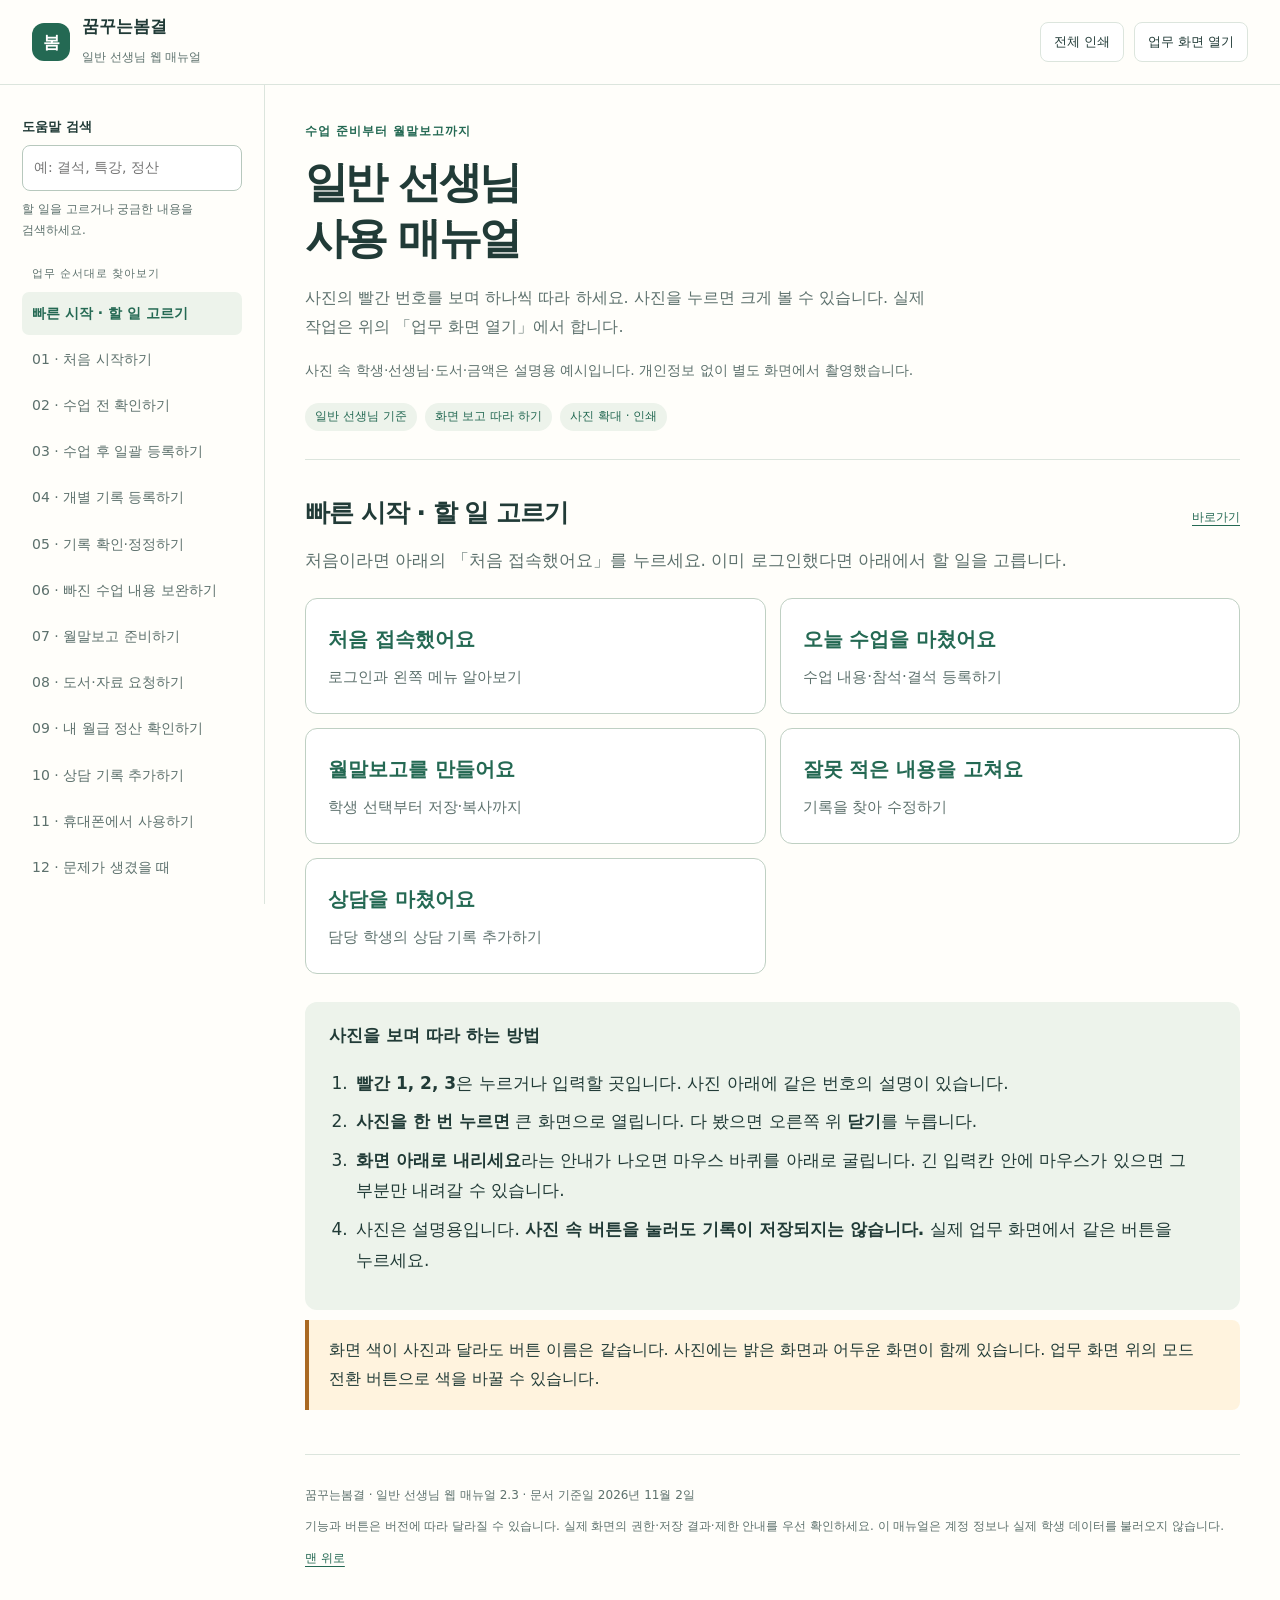
<file: templates/teacher_manual.html>
<!DOCTYPE html>
<html lang="ko">
<head>
    <meta charset="utf-8">
    <meta name="viewport" content="width=device-width, initial-scale=1">
    <meta name="description" content="꿈꾸는봄결 일반 선생님을 위한 웹 매뉴얼. 수업 준비, 학습 기록, 결석, 월말보고와 본인 정산 확인을 안내합니다.">
    <title>일반 선생님 웹 매뉴얼 | 꿈꾸는봄결</title>
    <link rel="stylesheet" href="/static/css/teacher_manual.css?v=20261102-mobile-manual4">
    <script defer src="/static/js/teacher_manual.js?v=20261102-mobile-manual4"></script>
</head>
<body>
<a class="skip-link" href="#manual-main">본문으로 건너뛰기</a>
<header class="manual-header">
    <a class="brand" href="#manual-home"><span class="brand-symbol" aria-hidden="true">봄</span><span><strong>꿈꾸는봄결</strong><small>일반 선생님 웹 매뉴얼</small></span></a>
    <div class="header-actions"><button type="button" id="manual-toc-toggle" class="button manual-toc-toggle" aria-expanded="false" aria-controls="manual-sidebar">목차·검색</button><button type="button" id="manual-print" class="button js-only">전체 인쇄</button><a class="button" href="/" target="_blank" rel="noopener">업무 화면 열기</a></div>
</header>
<div id="manual-toc-backdrop" class="manual-toc-backdrop" hidden></div>
<div class="manual-layout">
<aside id="manual-sidebar" class="manual-sidebar" aria-label="매뉴얼 검색과 목차">
<div class="toc-drawer-head"><span>목차·검색</span><button type="button" id="manual-toc-close" class="button toc-drawer-close">닫기</button></div>
    <div class="js-only"><label class="search-label" for="manual-search">도움말 검색</label><input class="search-input" id="manual-search" type="search" placeholder="예: 결석, 특강, 정산" autocomplete="off" aria-controls="manual-main"><p id="manual-search-status" class="search-state" role="status" aria-live="polite"></p><button type="button" id="manual-search-clear" class="button" hidden>검색 지우기</button></div>
    <p class="toc-title">업무 순서대로 찾아보기</p>
    <nav class="manual-toc" aria-label="매뉴얼 목차">
        <a href="#quick-start">빠른 시작 · 할 일 고르기</a>
        <a href="#getting-started">01 · 처음 시작하기</a>
        <a href="#prepare">02 · 수업 전 확인하기</a>
        <a href="#batch-record">03 · 수업 후 일괄 등록하기</a>
        <a href="#individual-record">04 · 개별 기록 등록하기</a>
        <a href="#correct-record">05 · 기록 확인·정정하기</a>
        <a href="#complete-record">06 · 빠진 수업 내용 보완하기</a>
        <a href="#monthly-report">07 · 월말보고 준비하기</a>
        <a href="#material-request">08 · 도서·자료 요청하기</a>
        <a href="#payroll">09 · 내 월급 정산 확인하기</a>
        <a href="#consultation">10 · 상담 기록 추가하기</a>
        <a href="#mobile-use">11 · 휴대폰에서 사용하기</a>
        <a href="#troubleshooting">12 · 문제가 생겼을 때</a>
    </nav>
    <p class="sidebar-note">일반 선생님 기준<br>문서 기준일: 2026년 11월 2일<br>버전 2.3<br><br>바로가기 주소를 복사하면 해당 도움말을 공유할 수 있습니다. 개인정보와 실제 수업 기록은 싣지 않았습니다.</p>
</aside>
<main id="manual-main" class="manual-main" tabindex="-1">
    <div id="manual-home" class="hero">
        <p class="eyebrow">수업 준비부터 월말보고까지</p>
        <h1>일반 선생님<br>사용 매뉴얼</h1>
        <p class="hero-description">사진의 빨간 번호를 보며 하나씩 따라 하세요. 사진을 누르면 크게 볼 수 있습니다. 실제 작업은 위의 「업무 화면 열기」에서 합니다.</p>
        <p class="screen-example-notice">사진 속 학생·선생님·도서·금액은 설명용 예시입니다. 개인정보 없이 별도 화면에서 촬영했습니다.</p><div class="hero-meta"><span class="tag">일반 선생님 기준</span><span class="tag">화면 보고 따라 하기</span><span class="tag">사진 확대 · 인쇄</span></div>
    </div>
    <noscript><p class="callout">현재 브라우저에서는 도움말 검색을 사용할 수 없습니다. 목차와 브라우저의 페이지 찾기 기능으로 모든 본문을 읽을 수 있습니다.</p></noscript>
    <div id="manual-empty" class="empty-state" hidden><h2>일치하는 도움말이 없습니다.</h2><p>짧은 단어로 다시 찾아보세요. 예: 결석, 도서, 저장, 정산. 여러 단어를 입력하면 모든 단어가 있는 도움말만 표시합니다.</p></div>

    <section id="quick-start" class="manual-chapter" aria-labelledby="title-quick-start">
        <div class="chapter-heading"><h2 id="title-quick-start">빠른 시작 · 할 일 고르기</h2><a class="permalink" href="#quick-start" aria-label="빠른 시작 바로가기">바로가기</a></div>
<p class="chapter-purpose">처음이라면 아래의 「처음 접속했어요」를 누르세요. 이미 로그인했다면 아래에서 할 일을 고릅니다.</p>
<div class="start-task-grid"><a href="#getting-started"><strong>처음 접속했어요</strong><span>로그인과 왼쪽 메뉴 알아보기</span></a><a href="#batch-record"><strong>오늘 수업을 마쳤어요</strong><span>수업 내용·참석·결석 등록하기</span></a><a href="#monthly-report"><strong>월말보고를 만들어요</strong><span>학생 선택부터 저장·복사까지</span></a><a href="#correct-record"><strong>잘못 적은 내용을 고쳐요</strong><span>기록을 찾아 수정하기</span></a><a href="#consultation"><strong>상담을 마쳤어요</strong><span>담당 학생의 상담 기록 추가하기</span></a></div>
<div class="first-use-guide"><h3>사진을 보며 따라 하는 방법</h3><ol><li><b>빨간 1, 2, 3</b>은 누르거나 입력할 곳입니다. 사진 아래에 같은 번호의 설명이 있습니다.</li><li><b>사진을 한 번 누르면</b> 큰 화면으로 열립니다. 다 봤으면 오른쪽 위 <b>닫기</b>를 누릅니다.</li><li><b>화면 아래로 내리세요</b>라는 안내가 나오면 마우스 바퀴를 아래로 굴립니다. 긴 입력칸 안에 마우스가 있으면 그 부분만 내려갈 수 있습니다.</li><li>사진은 설명용입니다. <b>사진 속 버튼을 눌러도 기록이 저장되지는 않습니다.</b> 실제 업무 화면에서 같은 버튼을 누르세요.</li></ol></div>
<p class="visual-warning">화면 색이 사진과 달라도 버튼 이름은 같습니다. 사진에는 밝은 화면과 어두운 화면이 함께 있습니다. 업무 화면 위의 모드 전환 버튼으로 색을 바꿀 수 있습니다.</p>
</section>

    <section id="getting-started" class="manual-chapter" aria-labelledby="title-getting-started">
        <div class="chapter-heading"><h2 id="title-getting-started">01 · 처음 시작하기</h2><a class="permalink" href="#getting-started" aria-label="처음 시작하기 바로가기">바로가기</a></div>
<p class="chapter-purpose">로그인 방법과 화면 구성, 일반 선생님의 권한을 설명합니다.</p>

<div class="visual-walkthrough"><article class="visual-step visual-step-portrait"><header class="visual-step-heading"><span class="visual-step-order">1</span><h3>아이디와 비밀번호를 넣고 로그인합니다</h3></header><div class="visual-step-body"><figure><button type="button" class="manual-image" data-manual-image aria-label="아이디와 비밀번호를 넣고 로그인합니다 사진 크게 보기"><img src="/static/images/manual/01-login.png" width="456" height="597" alt="아이디와 비밀번호를 넣고 로그인합니다: 빨간 번호로 누를 곳을 표시한 예시 화면" loading="lazy" decoding="async"><span class="image-open-label">사진 크게 보기</span></button><noscript><a href="/static/images/manual/01-login.png" target="_blank" rel="noopener">원본 사진 열기</a></noscript></figure><ol class="picture-actions"><li><span class="picture-number" aria-hidden="true">1</span><div>첫 번째 칸에 발급받은 <b>아이디</b>를 입력합니다.</div></li><li><span class="picture-number" aria-hidden="true">2</span><div>두 번째 칸에 <b>비밀번호</b>를 입력합니다.</div></li><li><span class="picture-number" aria-hidden="true">3</span><div><b>로그인</b>을 한 번 누릅니다. 화면에 나온 예시 아이디를 따라 쓰지 마세요.</div></li></ol></div></article>
<article class="visual-step visual-step-portrait"><header class="visual-step-heading"><span class="visual-step-order">2</span><h3>왼쪽에서 할 일을 고릅니다</h3></header><div class="visual-step-body"><figure><button type="button" class="manual-image" data-manual-image aria-label="왼쪽에서 할 일을 고릅니다 사진 크게 보기"><img src="/static/images/manual/02-menu.png" width="316" height="845" alt="왼쪽에서 할 일을 고릅니다: 빨간 번호로 누를 곳을 표시한 예시 화면" loading="lazy" decoding="async"><span class="image-open-label">사진 크게 보기</span></button><noscript><a href="/static/images/manual/02-menu.png" target="_blank" rel="noopener">원본 사진 열기</a></noscript></figure><ol class="picture-actions"><li><span class="picture-number" aria-hidden="true">1</span><div>수업과 학생을 확인하려면 <b>수업 목록 &amp; 상세</b>를 누릅니다.</div></li><li><span class="picture-number" aria-hidden="true">2</span><div>수업을 마쳤다면 <b>학습 이력 일괄 등록</b>을 누릅니다.</div></li><li><span class="picture-number" aria-hidden="true">3</span><div>월말에는 <b>월말보고 문자 양식 생성</b>을 누릅니다.</div></li></ol></div></article></div><details class="reference-details"><summary>글로 된 설명·주의사항 보기</summary><div class="reference-body">

        <h3>로그인하기</h3>
        <ol class="steps"><li>안내받은 bg2026 업무 사이트를 엽니다.</li><li>발급받은 아이디와 비밀번호를 입력하고 <b>로그인</b>을 누릅니다.</li><li>상단에 표시된 사용자와 역할을 확인합니다. 일반 선생님의 역할 표시는 <b>선생님</b>입니다.</li><li>왼쪽 메뉴에서 필요한 업무를 선택합니다. 공용 컴퓨터에서는 업무를 마친 뒤 <b>로그아웃</b>합니다.</li></ol>
        <p>휴대폰처럼 화면이 좁으면 왼쪽 메뉴가 숨겨지고 위쪽의 줄 세 개 모양 <b>메뉴</b> 버튼으로 엽니다. 자세한 방법은 <a href="#mobile-use">11 · 휴대폰에서 사용하기</a>에 있습니다.</p>
        <p>비밀번호를 잊었거나 계정이 없으면 관리자에게 계정 발급 또는 비밀번호 초기화를 요청하세요. 비밀번호를 메시지나 화면 사진에 포함해 보내지 마세요.</p>
        <h3>화면 읽는 법</h3>
        <ul><li><strong>왼쪽 메뉴:</strong> 업무 화면을 바꿉니다. 메뉴명과 버튼명은 실제 화면에 적힌 대로 굵게 표시했습니다.</li><li><strong>검색 조건:</strong> 검색어·날짜·필터를 조합해 목록을 좁힙니다. 원하는 결과가 없으면 조건을 먼저 풀어보세요.</li><li><strong>목록과 상세:</strong> 목록에서 이름이나 상세 버튼을 누르면 자세한 정보가 나옵니다. 여러 페이지가 있으면 <b>이전</b>·<b>다음</b>으로 이동합니다.</li><li><strong>저장 안내:</strong> 저장을 누르면 화면 가운데에 결과 창이 잠깐 나타납니다. 초록색 체크 표시와 함께 내용이 보이면 저장이 끝난 것입니다. 이 창은 잠시 뒤 저절로 닫히며, 창을 누르거나 아무 키나 눌러도 바로 닫힙니다. 빨간색·주황색 표시와 <b>확인</b> 버튼이 있는 창이 나오면 저장이 되지 않은 것이니 내용을 읽고 <b>확인</b>을 누른 뒤 입력을 고치세요. 화면에 입력한 것만으로는 저장되지 않습니다.</li></ul>
        <h3>창 닫기와 목록 순서</h3><p>상세 창은 <b>Esc 키</b>로 맨 위의 창부터 하나씩 닫을 수 있습니다. 저장 중이거나 닫기가 제한된 창은 닫히지 않을 수 있으며, 미저장 확인 안내가 나오면 먼저 내용을 확인하세요. Esc는 저장 버튼이 아닙니다.</p><p>상세 내용을 수정하고 목록으로 돌아오면 기존 행의 상대 순서를 유지합니다. 검색 조건·페이지·열 정렬을 직접 바꾸면 새 기준으로 정렬됩니다. 조건에서 벗어난 항목은 사라지고 새로 조회된 항목은 뒤에 붙을 수 있으며, 서버의 페이지 구성까지 고정하지는 않습니다.</p><h3>직접 할 수 있는 일과 요청할 일</h3>
        <div class="table-wrap"><table><thead><tr><th scope="col">직접 처리하는 일</th><th scope="col">관리 선생님·관리자에게 요청하세요</th></tr></thead><tbody>
            <tr><td>본인 담당 수업·학생 조회, 도서 검색</td><td>새 수업·학생 등록, 학생의 반 배정 변경</td></tr>
            <tr><td>담당 수업의 학습 기록 등록, 본인 진행 기록의 허용된 정정</td><td>기록의 학생·연결 수업·실제 진행 선생님 변경</td></tr>
            <tr><td>현재 본인 담당 학생에게 본인 명의 상담 추가</td><td>상담 수정·삭제, 다른 선생님 명의 등록</td></tr>
            <tr><td>학생 특이사항 전용 수정, 빈 수업 내용 보완</td><td>학생 기본정보 전체 수정, 미입력 실제 진행 선생님 지정</td></tr>
            <tr><td>월말보고 작성·저장·복사, 도서·자료 등록 요청</td><td>도서 직접 등록·수정, 요청 승인·반려</td></tr>
            <tr><td>본인 월급 정산 조회, 본인 추가 청구, 마감 전 본인 진행 기록 삭제</td><td>정산 단가 설정, 정산 제외·복원, 정산 마감</td></tr>
        </tbody></table></div>
        <div class="callout"><strong>조회와 수정은 권한이 다릅니다.</strong>기록에 표시된 수정 가능 여부와 제한 사유를 확인하세요. 권한이 없는 메뉴는 보이지 않습니다.</div>
        <p class="related">다음: <a href="#prepare">수업 전 확인하기</a></p>
    </div></details><p class="chapter-return"><a href="#quick-start">다른 업무 고르기</a></p></section>

    <section id="prepare" class="manual-chapter" aria-labelledby="title-prepare">
        <div class="chapter-heading"><h2 id="title-prepare">02 · 수업 전 확인하기</h2><a class="permalink" href="#prepare" aria-label="수업 전 확인하기 바로가기">바로가기</a></div>
<p class="chapter-purpose">수업 전에 담당 수업과 학생, 사용할 도서를 확인합니다.</p>
<p class="menu-path"><strong>들어가는 곳</strong> 수업 목록 &amp; 상세 / 학생 검색 &amp; 상세 조회 / 도서 검색 &amp; 상세 조회</p>
<div class="visual-walkthrough"><article class="visual-step"><header class="visual-step-heading"><span class="visual-step-order">1</span><h3>내 수업과 학생 명단을 확인합니다</h3></header><div class="visual-step-body"><figure><button type="button" class="manual-image" data-manual-image aria-label="내 수업과 학생 명단을 확인합니다 사진 크게 보기"><img src="/static/images/manual/03-class-list.png" width="1156" height="406" alt="내 수업과 학생 명단을 확인합니다: 빨간 번호로 누를 곳을 표시한 예시 화면" loading="lazy" decoding="async"><span class="image-open-label">사진 크게 보기</span></button><noscript><a href="/static/images/manual/03-class-list.png" target="_blank" rel="noopener">원본 사진 열기</a></noscript></figure><ol class="picture-actions"><li><span class="picture-number" aria-hidden="true">1</span><div><b>수업 이름</b>을 누르면 상세 정보가 열립니다. 학생이 빠져 있으면 관리 선생님에게 알려주세요.</div></li><li><span class="picture-number" aria-hidden="true">2</span><div>수업을 마쳤다면 오른쪽 <b>일괄 등록</b>을 누릅니다.</div></li></ol></div></article>
<article class="visual-step"><header class="visual-step-heading"><span class="visual-step-order">2</span><h3>학생 이름을 검색합니다</h3></header><div class="visual-step-body"><figure><button type="button" class="manual-image" data-manual-image aria-label="학생 이름을 검색합니다 사진 크게 보기"><img src="/static/images/manual/18-student-search.png" width="1156" height="471" alt="학생 이름을 검색합니다: 빨간 번호로 누를 곳을 표시한 예시 화면" loading="lazy" decoding="async"><span class="image-open-label">사진 크게 보기</span></button><noscript><a href="/static/images/manual/18-student-search.png" target="_blank" rel="noopener">원본 사진 열기</a></noscript></figure><ol class="picture-actions"><li><span class="picture-number" aria-hidden="true">1</span><div>학생 이름을 넣고 오른쪽 <b>검색</b>을 누릅니다.</div></li><li><span class="picture-number" aria-hidden="true">2</span><div>목록의 <b>학생 이름</b>을 누르면 상세 정보가 열립니다.</div></li><li><span class="picture-number" aria-hidden="true">3</span><div>이름 옆 작은 원은 <b>기록 입력 현황</b>입니다. 학생 상세를 열 때는 이름을 누르세요.</div></li></ol></div></article>
<article class="visual-step"><header class="visual-step-heading"><span class="visual-step-order">3</span><h3>특이사항을 고칩니다</h3></header><div class="visual-step-body"><figure><button type="button" class="manual-image" data-manual-image aria-label="특이사항을 고칩니다 사진 크게 보기"><img src="/static/images/manual/19-student-note.png" width="598" height="580" alt="특이사항을 고칩니다: 빨간 번호로 누를 곳을 표시한 예시 화면" loading="lazy" decoding="async"><span class="image-open-label">사진 크게 보기</span></button><noscript><a href="/static/images/manual/19-student-note.png" target="_blank" rel="noopener">원본 사진 열기</a></noscript></figure><ol class="picture-actions"><li><span class="picture-number" aria-hidden="true">1</span><div>학생 상세에서 <b>특이사항 수정</b>을 누르면 이 입력칸이 열립니다. 내용을 고칩니다.</div></li><li><span class="picture-number" aria-hidden="true">2</span><div><b>특이사항 저장</b>을 누릅니다. 이름·학년을 고치는 기능은 아닙니다.</div></li></ol></div></article>
<article class="visual-step"><header class="visual-step-heading"><span class="visual-step-order">4</span><h3>도서를 찾습니다</h3></header><div class="visual-step-body"><figure><button type="button" class="manual-image" data-manual-image aria-label="도서를 찾습니다 사진 크게 보기"><img src="/static/images/manual/30-book-search.png" width="1156" height="506" alt="도서를 찾습니다: 빨간 번호로 누를 곳을 표시한 예시 화면" loading="lazy" decoding="async"><span class="image-open-label">사진 크게 보기</span></button><noscript><a href="/static/images/manual/30-book-search.png" target="_blank" rel="noopener">원본 사진 열기</a></noscript></figure><ol class="picture-actions"><li><span class="picture-number" aria-hidden="true">1</span><div>책 제목이나 저자 이름을 입력합니다.</div></li><li><span class="picture-number" aria-hidden="true">2</span><div><b>검색</b>을 누릅니다.</div></li><li><span class="picture-number" aria-hidden="true">3</span><div>찾는 책의 <b>상세</b>를 누릅니다.</div></li></ol></div></article></div><details class="reference-details"><summary>글로 된 설명·주의사항 보기</summary><div class="reference-body">


        <h3>내 수업과 학생 확인하기</h3>
        <ol class="steps"><li><b>수업 목록 &amp; 상세</b>에서 수업을 찾습니다. 일반 선생님에게는 본인 담당 수업이 표시됩니다.</li><li>수업 상세에서 수업명·담당 선생님·요일·시간·수강 학생을 확인합니다.</li><li>학생 구성이 실제와 다르면 관리 선생님에게 확인을 요청합니다. 명단에 없는 학생을 다른 학생 대신 선택하지 마세요.</li></ol>
        <h3>학생 특이사항 확인·수정하기</h3>
        <ol class="steps"><li><b>학생 검색 &amp; 상세 조회</b>에서 학생을 검색하고 학생 이름을 눌러 상세를 엽니다.</li><li>특이사항을 읽습니다. 고칠 내용이 있으면 <b>특이사항 수정</b>을 누릅니다.</li><li>내용을 입력한 뒤 <b>특이사항 저장</b>을 누르고 저장된 내용을 확인합니다.</li></ol>
        <p>여기서는 특이사항만 수정할 수 있습니다. 이름·학년 등 기본정보 전체 수정은 관리 선생님에게 요청하세요. 다른 사람이 먼저 특이사항을 바꿨다는 안내가 나오면, 작성한 내용을 따로 보관한 뒤 최신 내용을 확인하여 다시 정리합니다.</p>
        <div class="callout warning"><strong>특이사항에는 교육에 필요한 내용만 적으세요.</strong>관찰한 내용과 전달 사항을 적되, 불필요한 개인정보나 확인되지 않은 판단은 넣지 않습니다.</div>
        <h3>수업에 사용할 도서 찾기</h3>
        <ol class="steps"><li><b>도서 검색 &amp; 상세 조회</b>에서 제목·저자·출판사·주제 등의 검색어를 입력하고 <b>검색</b>을 누릅니다.</li><li>필요하면 <b>상세 필터</b>에서 난이도, 분량·어휘 단계, 보유 자료 조건을 좁힙니다.</li><li><b>미학습 학생</b> 조건을 사용하면 선택한 학생 모두가 아직 학습하지 않은 도서를 찾을 수 있습니다.</li><li>도서 상세에서 제목·저자·출판사와 자료 보유 상태를 확인합니다.</li></ol>
        <p>PDF 상태는 <b>미보유</b>, <b>PDF 보유(저작권 있음)</b>, <b>PDF 보유(저작권 없음)</b>으로 구분됩니다. 자료를 보유하고 있다고 해서 이용·배포가 허용되는 것은 아닙니다. 실제 사용할 때는 운영 기준과 저작권을 확인하세요.</p>
        <p class="related">이어서: <a href="#batch-record">수업 후 기록하기</a><a href="#material-request">없는 도서·자료 요청하기</a><a href="#complete-record">학생 표시등 이해하기</a></p>
    </div></details><p class="chapter-return"><a href="#quick-start">다른 업무 고르기</a></p></section>

    <section id="batch-record" class="manual-chapter" aria-labelledby="title-batch-record">
        <div class="chapter-heading"><h2 id="title-batch-record">03 · 수업 후 일괄 등록하기</h2><a class="permalink" href="#batch-record" aria-label="일괄 등록 바로가기">바로가기</a></div>
<p class="chapter-purpose">한 수업의 학습 기록과 학생별 결석을 함께 등록합니다.</p>
<p class="menu-path"><strong>들어가는 곳</strong> 학습 이력 일괄 등록</p>
<p class="visual-warning">결석 학생은 <b>참석 체크를 해제</b>합니다. 수업 자체를 하지 않은 날만 <b>휴강으로 등록</b>을 사용하세요.</p><div class="visual-walkthrough"><article class="visual-step"><header class="visual-step-heading"><span class="visual-step-order">1</span><h3>담당 수업을 고르고 도서를 찾습니다</h3></header><div class="visual-step-body"><figure><button type="button" class="manual-image" data-manual-image aria-label="담당 수업을 고르고 도서를 찾습니다 사진 크게 보기"><img src="/static/images/manual/04-batch-start.png" width="1156" height="731" alt="담당 수업을 고르고 도서를 찾습니다: 빨간 번호로 누를 곳을 표시한 예시 화면" loading="lazy" decoding="async"><span class="image-open-label">사진 크게 보기</span></button><noscript><a href="/static/images/manual/04-batch-start.png" target="_blank" rel="noopener">원본 사진 열기</a></noscript></figure><ol class="picture-actions"><li><span class="picture-number" aria-hidden="true">1</span><div><b>일괄 등록할 수업 선택</b> 옆 화살표를 눌러 담당 수업을 고릅니다.</div></li><li><span class="picture-number" aria-hidden="true">2</span><div>아래로 내려 <b>도서 검색</b>을 누릅니다.</div></li></ol></div></article>
<article class="visual-step"><header class="visual-step-heading"><span class="visual-step-order">2</span><h3>책을 선택한 뒤 선택 완료를 누릅니다</h3></header><div class="visual-step-body"><figure><button type="button" class="manual-image" data-manual-image aria-label="책을 선택한 뒤 선택 완료를 누릅니다 사진 크게 보기"><img src="/static/images/manual/05-book-picker.png" width="1216" height="796" alt="책을 선택한 뒤 선택 완료를 누릅니다: 빨간 번호로 누를 곳을 표시한 예시 화면" loading="lazy" decoding="async"><span class="image-open-label">사진 크게 보기</span></button><noscript><a href="/static/images/manual/05-book-picker.png" target="_blank" rel="noopener">원본 사진 열기</a></noscript></figure><ol class="picture-actions"><li><span class="picture-number" aria-hidden="true">1</span><div>책 제목의 일부를 입력해 찾습니다.</div></li><li><span class="picture-number" aria-hidden="true">2</span><div>책 오른쪽의 <b>선택</b>을 누릅니다. 선택한 책은 버튼이 <b>해제</b>로 바뀝니다.</div></li><li><span class="picture-number" aria-hidden="true">3</span><div>창 아래의 <b>선택 완료</b>를 누릅니다. 아직 학습 기록을 저장한 것은 아닙니다.</div></li></ol></div></article>
<article class="visual-step"><header class="visual-step-heading"><span class="visual-step-order">3</span><h3>실제로 수업한 날짜를 넣습니다</h3></header><div class="visual-step-body"><figure><button type="button" class="manual-image" data-manual-image aria-label="실제로 수업한 날짜를 넣습니다 사진 크게 보기"><img src="/static/images/manual/06-batch-date.png" width="539" height="104" alt="실제로 수업한 날짜를 넣습니다: 빨간 번호로 누를 곳을 표시한 예시 화면" loading="lazy" decoding="async"><span class="image-open-label">사진 크게 보기</span></button><noscript><a href="/static/images/manual/06-batch-date.png" target="_blank" rel="noopener">원본 사진 열기</a></noscript></figure><ol class="picture-actions"><li><span class="picture-number" aria-hidden="true">1</span><div><b>학습 일자</b>를 확인합니다. 지난 수업을 적을 때는 오늘 날짜를 그대로 두지 마세요. 오늘(한국 시간) 이후 날짜는 고를 수 없습니다.</div></li></ol></div></article>
<article class="visual-step"><header class="visual-step-heading"><span class="visual-step-order">4</span><h3>수업 내용을 적습니다</h3></header><div class="visual-step-body"><figure><button type="button" class="manual-image" data-manual-image aria-label="수업 내용을 적습니다 사진 크게 보기"><img src="/static/images/manual/07-batch-content.png" width="429" height="180" alt="수업 내용을 적습니다: 빨간 번호로 누를 곳을 표시한 예시 화면" loading="lazy" decoding="async"><span class="image-open-label">사진 크게 보기</span></button><noscript><a href="/static/images/manual/07-batch-content.png" target="_blank" rel="noopener">원본 사진 열기</a></noscript></figure><ol class="picture-actions"><li><span class="picture-number" aria-hidden="true">1</span><div>화면을 아래로 내려 <b>수업 내용</b>에 진행한 활동을 적습니다. 참석 학생 모두에게 같은 내용이 저장됩니다.</div></li></ol></div></article>
<article class="visual-step"><header class="visual-step-heading"><span class="visual-step-order">5</span><h3>참석·결석을 확인하고 등록합니다</h3></header><div class="visual-step-body"><figure><button type="button" class="manual-image" data-manual-image aria-label="참석·결석을 확인하고 등록합니다 사진 크게 보기"><img src="/static/images/manual/08-batch-attendance.png" width="1096" height="548" alt="참석·결석을 확인하고 등록합니다: 빨간 번호로 누를 곳을 표시한 예시 화면" loading="lazy" decoding="async"><span class="image-open-label">사진 크게 보기</span></button><noscript><a href="/static/images/manual/08-batch-attendance.png" target="_blank" rel="noopener">원본 사진 열기</a></noscript></figure><ol class="picture-actions"><li><span class="picture-number" aria-hidden="true">1</span><div>학생별 <b>참석</b> 체크를 확인합니다. 결석한 학생은 체크를 없앱니다. 특강 수업만 옆의 <b>특강</b>을 체크하세요.</div></li><li><span class="picture-number" aria-hidden="true">2</span><div>결석 학생 아래에 나타난 칸에 사유를 적습니다. 사유가 없으면 비워 두어도 됩니다.</div></li><li><span class="picture-number" aria-hidden="true">3</span><div>학생·날짜·도서를 다시 확인한 뒤 <b>선택 학생 학습 기록 일괄 등록</b>을 한 번 누릅니다.</div></li></ol></div></article>
<article class="visual-step"><header class="visual-step-heading"><span class="visual-step-order">6</span><h3>완료 안내가 나왔는지 확인합니다</h3></header><div class="visual-step-body"><figure><button type="button" class="manual-image" data-manual-image aria-label="완료 안내가 나왔는지 확인합니다 사진 크게 보기"><img src="/static/images/manual/09-batch-success.png" width="1096" height="204" alt="완료 안내가 나왔는지 확인합니다: 빨간 번호로 누를 곳을 표시한 예시 화면" loading="lazy" decoding="async"><span class="image-open-label">사진 크게 보기</span></button><noscript><a href="/static/images/manual/09-batch-success.png" target="_blank" rel="noopener">원본 사진 열기</a></noscript></figure><ol class="picture-actions"><li><span class="picture-number" aria-hidden="true">1</span><div><b>등록 완료</b>와 <b>결석 사유 저장 완료</b>를 확인합니다. 오류가 나면 같은 버튼을 계속 누르지 말고 먼저 저장 여부를 조회하세요.</div></li></ol></div></article></div><details class="reference-details"><summary>글로 된 설명·주의사항 보기</summary><div class="reference-body">


        <h3>시작 전 확인</h3><p>담당 수업에 학생이 올바르게 배정되어 있어야 합니다. 실제 수업일, 사용한 도서, 참석·결석 명단, 특강 여부를 준비하세요.</p>
        <ol class="steps">
            <li><b>일괄 등록할 수업 선택</b>에서 본인 수업을 고릅니다. 표시된 수업 정보와 수강 학생을 확인합니다.</li>
            <li>예정 도서 목록이나 <b>도서 검색</b>에서 실제 사용한 도서를 선택합니다. 여러 권을 사용했다면 선택한 도서 목록을 모두 확인합니다.</li>
            <li><b>학습 일자</b>를 실제 수업일로 맞춥니다. 달력에 표시된 기존 이력과 휴강 일정도 확인합니다. 학습 일자는 오늘(한국 시간)까지만 고를 수 있고, 달력에서 오늘 이후 날짜는 선택할 수 없습니다.</li>
            <li><b>수업 내용</b>에 진행한 활동을 입력합니다. 이 내용은 참석 학생 모두의 기록에 저장됩니다. 학생별 메모는 학생 목록의 <b>메모</b> 열에서 <b>추가</b>를 눌러 적습니다. 개인별 민감한 내용을 공통 수업 내용에 넣지 않습니다.</li>
            <li>학생별 <b>참석</b>과 <b>특강</b>을 확인합니다. 반 설정에 따라 특강에 미리 체크되어 있을 수 있습니다. 당일 수업과 맞는지 확인하세요.</li>
            <li>결석 학생은 <b>참석</b> 체크를 해제하고 필요하면 결석 사유를 입력합니다. 전원 결석일 때에는 도서를 선택하지 않아도 됩니다.</li>
            <li><b>선택 학생 학습 기록 일괄 등록</b>을 누릅니다. 완료 안내가 나오면 참석 기록은 학습 기록 검색에서, 결석은 월말보고의 결석 내역에서 확인합니다.</li>
        </ol>
        <div class="example"><strong>작성 예시 · 실제 학생 정보가 아닌 예문</strong><p>수업 내용: 등장인물의 선택을 비교하고, 주장에 맞는 근거를 찾아 토론함.<br>수업 내용 메모: 다음 시간에 토론 내용을 바탕으로 글쓰기 진행 예정.</p></div>
        <h3>결석과 휴강은 다릅니다</h3>
        <div class="table-wrap"><table><thead><tr><th scope="col">상황</th><th scope="col">입력 방법</th><th scope="col">기록 결과</th></tr></thead><tbody><tr><td>수업은 진행했지만 학생이 불참</td><td>학생의 참석 체크 해제, 필요 시 결석 사유 입력</td><td>결석 내역에 저장. 참석 차시·급여에 포함하지 않음</td></tr><tr><td>수업 자체를 진행하지 않음</td><td><b>휴강으로 등록</b> 체크, 날짜와 휴강 사유 확인 후 등록</td><td>수업의 휴강 일정으로 저장. 학생별 참석 기록을 만들지 않음</td></tr></tbody></table></div>
        <div class="callout warning"><strong>같은 수업·학생·날짜의 참석과 결석을 중복으로 남기지 않습니다.</strong>참석 기록이 있으면 결석 등록이 거부됩니다. 결석 후 같은 수업의 참석 기록을 등록하면 해당 결석이 해제됩니다. 이미 학습 기록이나 결석이 있는 날짜는 휴강 등록이 제한되고, 휴강일에는 학습 기록을 추가할 수 없습니다. 잘못된 기록은 먼저 확인하고 필요하면 관리 선생님에게 정정을 요청하세요.</div>
        <h3>여러 도서를 선택했다면</h3><p>학생별·도서별로 각각 학습 기록이 만들어집니다. 기록 건수와 수업 차시 수는 다를 수 있습니다. 월말보고와 월급 정산은 학생·날짜·진행 선생님·수업·일반/특강·수업 내용이 같은 복수 도서를 한 차시로 묶습니다. 같은 수업이라면 도서마다 수업 내용을 다르게 적지 않았는지 확인하세요.</p>
        <p class="related">다음: <a href="#correct-record">등록 결과 확인·정정</a><a href="#monthly-report">결석을 포함한 월말보고</a></p>
    </div></details><p class="chapter-return"><a href="#quick-start">다른 업무 고르기</a></p></section>

    <section id="individual-record" class="manual-chapter" aria-labelledby="title-individual-record">
        <div class="chapter-heading"><h2 id="title-individual-record">04 · 개별 기록 등록하기</h2><a class="permalink" href="#individual-record" aria-label="개별 기록 등록 바로가기">바로가기</a></div>
<p class="chapter-purpose">특정 학생의 기록이나 빠진 참석 기록을 등록합니다. 결석은 일괄 등록 화면에서 입력하세요.</p>
<p class="menu-path"><strong>들어가는 곳</strong> 새 학습 기록 등록</p>
<div class="visual-walkthrough"><article class="visual-step"><header class="visual-step-heading"><span class="visual-step-order">1</span><h3>담당 수업을 고르고 학생을 찾습니다</h3></header><div class="visual-step-body"><figure><button type="button" class="manual-image" data-manual-image aria-label="담당 수업을 고르고 학생을 찾습니다 사진 크게 보기"><img src="/static/images/manual/27-individual-start.png" width="796" height="711" alt="담당 수업을 고르고 학생을 찾습니다: 빨간 번호로 누를 곳을 표시한 예시 화면" loading="lazy" decoding="async"><span class="image-open-label">사진 크게 보기</span></button><noscript><a href="/static/images/manual/27-individual-start.png" target="_blank" rel="noopener">원본 사진 열기</a></noscript></figure><ol class="picture-actions"><li><span class="picture-number" aria-hidden="true">1</span><div><b>담당 수업</b> 옆 화살표를 눌러 수업을 고릅니다. 회색으로 표시된 다른 항목은 그대로 둡니다.</div></li><li><span class="picture-number" aria-hidden="true">2</span><div><b>학생 검색</b>을 누릅니다.</div></li></ol></div></article>
<article class="visual-step"><header class="visual-step-heading"><span class="visual-step-order">2</span><h3>학생을 선택합니다</h3></header><div class="visual-step-body"><figure><button type="button" class="manual-image" data-manual-image aria-label="학생을 선택합니다 사진 크게 보기"><img src="/static/images/manual/28-student-picker.png" width="696" height="676" alt="학생을 선택합니다: 빨간 번호로 누를 곳을 표시한 예시 화면" loading="lazy" decoding="async"><span class="image-open-label">사진 크게 보기</span></button><noscript><a href="/static/images/manual/28-student-picker.png" target="_blank" rel="noopener">원본 사진 열기</a></noscript></figure><ol class="picture-actions"><li><span class="picture-number" aria-hidden="true">1</span><div>학생 이름으로 찾을 수 있습니다.</div></li><li><span class="picture-number" aria-hidden="true">2</span><div>기록을 남길 학생의 <b>선택</b>을 누릅니다. 선택한 학생은 <b>선택됨</b>으로 표시됩니다.</div></li><li><span class="picture-number" aria-hidden="true">3</span><div>아래의 인원을 확인하고 <b>선택 완료</b>를 누릅니다.</div></li></ol></div></article>
<article class="visual-step"><header class="visual-step-heading"><span class="visual-step-order">3</span><h3>아래로 내려 도서를 고릅니다</h3></header><div class="visual-step-body"><figure><button type="button" class="manual-image" data-manual-image aria-label="아래로 내려 도서를 고릅니다 사진 크게 보기"><img src="/static/images/manual/32-individual-book.png" width="736" height="298" alt="아래로 내려 도서를 고릅니다: 빨간 번호로 누를 곳을 표시한 예시 화면" loading="lazy" decoding="async"><span class="image-open-label">사진 크게 보기</span></button><noscript><a href="/static/images/manual/32-individual-book.png" target="_blank" rel="noopener">원본 사진 열기</a></noscript></figure><ol class="picture-actions"><li><span class="picture-number" aria-hidden="true">1</span><div><b>도서 검색</b>을 눌러 책을 선택하고 <b>선택 완료</b>를 누릅니다. 선택한 책 이름이 아래에 나타나는지 확인하세요.</div></li></ol></div></article>
<article class="visual-step"><header class="visual-step-heading"><span class="visual-step-order">4</span><h3>날짜와 내용을 넣고 저장합니다</h3></header><div class="visual-step-body"><figure><button type="button" class="manual-image" data-manual-image aria-label="날짜와 내용을 넣고 저장합니다 사진 크게 보기"><img src="/static/images/manual/29-individual-save.png" width="796" height="822" alt="날짜와 내용을 넣고 저장합니다: 빨간 번호로 누를 곳을 표시한 예시 화면" loading="lazy" decoding="async"><span class="image-open-label">사진 크게 보기</span></button><noscript><a href="/static/images/manual/29-individual-save.png" target="_blank" rel="noopener">원본 사진 열기</a></noscript></figure><ol class="picture-actions"><li><span class="picture-number" aria-hidden="true">1</span><div><b>학습 일자</b>를 확인합니다. 특강일 때만 아래의 <b>특강 수업입니다</b>를 체크합니다. 오늘(한국 시간) 이후 날짜는 넣을 수 없습니다.</div></li><li><span class="picture-number" aria-hidden="true">2</span><div><b>수업 내용</b>을 적습니다. 추가로 남길 말은 아래 <b>수업 내용 메모</b>에 적습니다.</div></li><li><span class="picture-number" aria-hidden="true">3</span><div><b>새 학습 기록 수록하기</b>를 누릅니다. 완료 안내가 나오면 학습 기록 검색에서 확인하세요.</div></li></ol></div></article></div><details class="reference-details"><summary>글로 된 설명·주의사항 보기</summary><div class="reference-body">


        <ol class="steps"><li><b>담당 수업</b>을 먼저 고릅니다. 일반 선생님은 본인 담당 수업을 연결해야 합니다.</li><li><b>학생 검색</b>으로 대상 학생을 선택합니다. 여러 학생을 선택할 수 있으므로 선택 목록을 확인하세요.</li><li><b>도서 검색</b>으로 사용한 도서를 선택합니다. 최근 수업 도서가 보이면 실제 사용할 도서가 맞는지 확인합니다.</li><li><b>학습 일자</b>를 입력하고, 특강이면 <b>특강 수업입니다</b>를 체크합니다. 학습 일자는 오늘(한국 시간)까지만 입력할 수 있습니다.</li><li><b>수업 내용</b>과 필요한 <b>수업 내용 메모</b>를 입력합니다.</li><li><b>새 학습 기록 수록하기</b>를 누르고 처리 결과를 확인합니다. 학습 기록 검색에서 대상 날짜와 학생으로 다시 조회합니다.</li></ol>
        <div class="callout warning"><strong>여러 학생·도서를 고를 때에는 대상을 한 번 더 확인하세요.</strong>선택한 학생과 도서의 조합마다 기록이 생깁니다. 학생별 내용이 다르면 나누어 등록하세요. 이미 등록한 기록이나 정산이 마감된 월은 등록이 제한될 수 있습니다.</div>
        <p>일반 선생님은 다른 사람을 실제 진행 선생님으로 지정하거나 담당 수업 밖의 학생을 임의로 등록하지 않습니다. 대강 등으로 실제 수업과 명단이 다르면 관리 선생님에게 수업 연결을 먼저 확인받으세요.</p>
        <p class="related">관련: <a href="#batch-record">결석·휴강 입력</a><a href="#correct-record">기록 검색·정정</a></p>
    </div></details><p class="chapter-return"><a href="#quick-start">다른 업무 고르기</a></p></section>

    <section id="correct-record" class="manual-chapter" aria-labelledby="title-correct-record">
        <div class="chapter-heading"><h2 id="title-correct-record">05 · 기록 확인·정정하기</h2><a class="permalink" href="#correct-record" aria-label="기록 확인·정정 바로가기">바로가기</a></div>
<p class="chapter-purpose">저장한 기록을 검색하고 날짜·도서·내용을 수정합니다.</p>
<p class="menu-path"><strong>들어가는 곳</strong> 학습 기록 검색 &amp; 상세 조회</p>
<p class="visual-warning">내용을 고칠 때는 <b>수정</b>을 누릅니다. <b>삭제</b>는 기록을 없애는 기능입니다. 정산이 마감된 기록은 수정·삭제가 제한됩니다.</p><div class="visual-walkthrough"><article class="visual-step"><header class="visual-step-heading"><span class="visual-step-order">1</span><h3>고칠 기록을 찾습니다</h3></header><div class="visual-step-body"><figure><button type="button" class="manual-image" data-manual-image aria-label="고칠 기록을 찾습니다 사진 크게 보기"><img src="/static/images/manual/10-record-search.png" width="1156" height="436" alt="고칠 기록을 찾습니다: 빨간 번호로 누를 곳을 표시한 예시 화면" loading="lazy" decoding="async"><span class="image-open-label">사진 크게 보기</span></button><noscript><a href="/static/images/manual/10-record-search.png" target="_blank" rel="noopener">원본 사진 열기</a></noscript></figure><ol class="picture-actions"><li><span class="picture-number" aria-hidden="true">1</span><div>학생 이름이나 책 제목을 입력합니다.</div></li><li><span class="picture-number" aria-hidden="true">2</span><div><b>학습 일자 필터</b>에 날짜를 넣습니다. 한 달 전체는 <b>2026-10</b>처럼 적습니다.</div></li><li><span class="picture-number" aria-hidden="true">3</span><div><b>검색</b>을 누릅니다. 목록에서 찾는 기록의 오른쪽 <b>상세</b>를 누르세요.</div></li></ol></div></article>
<article class="visual-step visual-step-portrait"><header class="visual-step-heading"><span class="visual-step-order">2</span><h3>학생·날짜·도서를 확인한 뒤 수정을 누릅니다</h3></header><div class="visual-step-body"><figure><button type="button" class="manual-image" data-manual-image aria-label="학생·날짜·도서를 확인한 뒤 수정을 누릅니다 사진 크게 보기"><img src="/static/images/manual/11-record-detail.png" width="656" height="868" alt="학생·날짜·도서를 확인한 뒤 수정을 누릅니다: 빨간 번호로 누를 곳을 표시한 예시 화면" loading="lazy" decoding="async"><span class="image-open-label">사진 크게 보기</span></button><noscript><a href="/static/images/manual/11-record-detail.png" target="_blank" rel="noopener">원본 사진 열기</a></noscript></figure><ol class="picture-actions"><li><span class="picture-number" aria-hidden="true">1</span><div>내용을 고치려면 <b>수정</b>을 누릅니다. <b>학습 기록 삭제</b>는 누르지 마세요.</div></li></ol></div></article>
<article class="visual-step visual-step-portrait"><header class="visual-step-heading"><span class="visual-step-order">3</span><h3>필요한 내용만 고치고 저장합니다</h3></header><div class="visual-step-body"><figure><button type="button" class="manual-image" data-manual-image aria-label="필요한 내용만 고치고 저장합니다 사진 크게 보기"><img src="/static/images/manual/12-record-edit.png" width="656" height="900" alt="필요한 내용만 고치고 저장합니다: 빨간 번호로 누를 곳을 표시한 예시 화면" loading="lazy" decoding="async"><span class="image-open-label">사진 크게 보기</span></button><noscript><a href="/static/images/manual/12-record-edit.png" target="_blank" rel="noopener">원본 사진 열기</a></noscript></figure><ol class="picture-actions"><li><span class="picture-number" aria-hidden="true">1</span><div>아래로 내려 <b>수업 내용</b>을 고칩니다. 날짜나 도서를 고치려면 위쪽 해당 칸을 사용하세요.</div></li><li><span class="picture-number" aria-hidden="true">2</span><div>맨 아래 <b>변경사항 저장</b>을 누릅니다. 수정 버튼이 없으면 관리 선생님에게 문의하세요.</div></li></ol></div></article></div><details class="reference-details"><summary>글로 된 설명·주의사항 보기</summary><div class="reference-body">


        <h3>검색하고 상세 확인하기</h3><ol class="steps"><li>학생 이름, 도서 제목 또는 저자 등의 검색어를 입력합니다.</li><li><b>학습 일자 필터</b>에 월 또는 날짜를 입력합니다. 예: <b>2026-10</b>, <b>2026-10-05</b>.</li><li><b>검색</b>을 누른 뒤 대상 행의 <b>상세</b>를 엽니다. 찾지 못하면 <b>필터 초기화</b>로 조건을 풀어 다시 조회합니다.</li></ol>
        <h3>기록 수정하기</h3><ol class="steps"><li>학생·날짜·도서와 기록 번호를 확인한 뒤 상세창의 <b>수정</b>을 누릅니다.</li><li>학습 수행 일자, 도서, 특강 수업, 수업 내용, 수업 내용 메모 중 필요한 항목만 고칩니다. 학습 수행 일자도 오늘(한국 시간)까지만 저장됩니다.</li><li><b>변경사항 저장</b>을 누릅니다. 날짜만 고칠 때에는 상세창의 <b>일자 저장</b>을 사용할 수도 있습니다.</li><li>저장 후 상세 내용과 목록을 확인합니다. 이전에 저장한 월말보고 문구도 따로 확인하세요.</li></ol>
        <div class="callout"><strong>수정 권한은 실제 진행 선생님을 기준으로 판단합니다.</strong>실제 진행 선생님이 비어 있으면 연결 수업의 담당 선생님을 기준으로 확인합니다. 등록자이거나 현재 학생의 담당자라는 이유만으로 수정 권한이 생기지는 않습니다. 누가 진행했는지 확인할 수 없거나 다른 선생님의 기록이면 관리 선생님에게 요청하세요.</div>
        <p>학생·연결 수업·실제 진행 선생님·정산 연결은 일반 선생님이 변경할 수 없습니다. 확정 정산에 포함된 기록이나 정산이 마감된 월의 기록은 수정이 제한됩니다. 날짜를 바꾸려는 월의 정산이 마감됐을 때도 마찬가지입니다. 상세창의 제한 사유를 확인하세요.</p>
        <h3>잘못 등록한 기록 삭제하기</h3><p>한 건은 상세창에서 <b>학습 기록 삭제</b>를 누르고 확인창의 대상과 안내를 확인합니다. 여러 건을 지울 때에는 아래 순서를 따르세요.</p>
        <ol class="steps"><li>검색 결과의 현재 페이지에서 삭제할 수 있는 기록만 체크합니다.</li><li><b>선택 삭제</b>를 누르고 학생·도서·날짜·기록 번호·개수를 모두 확인합니다.</li><li>확인 문구 <b>선택한 기록 삭제</b>를 직접 입력한 뒤 최종 삭제 버튼을 누릅니다.</li><li>삭제 결과를 확인하고 목록을 다시 확인합니다.</li></ol>
        <div class="callout warning"><strong>삭제할 기록을 다시 확인하세요.</strong>삭제한 기록을 나중에 되돌릴 수 있다고 생각하고 지우지 마세요. 단순 오타라면 수정하세요. 선택 삭제는 한 번에 최대 50건이며 하나라도 권한이나 정산 마감 등의 제한에 걸리면 전체 삭제가 취소됩니다. 검색·정렬·페이지 이동·목록 새로고침을 하면 선택이 해제됩니다.</div>
        <p class="related">관련: <a href="#complete-record">빈 수업 내용만 보완하기</a><a href="#troubleshooting">수정·삭제가 안 될 때</a></p>
    </div></details><p class="chapter-return"><a href="#quick-start">다른 업무 고르기</a></p></section>

    <section id="complete-record" class="manual-chapter" aria-labelledby="title-complete-record">
        <div class="chapter-heading"><h2 id="title-complete-record">06 · 빠진 수업 내용 보완하기</h2><a class="permalink" href="#complete-record" aria-label="학습 기록 보완 바로가기">바로가기</a></div>
<p class="chapter-purpose">수업 내용이 비어 있는 기록을 찾아 채웁니다. 이미 작성한 내용을 고치려면 기록 상세에서 수정하세요.</p>
<p class="menu-path"><strong>들어가는 곳</strong> 학습 기록 보완 / 학생 이름 옆 원형 표시등</p>
<p class="visual-warning">일반 선생님은 본인이 수정할 수 있는 기록의 <b>빈 수업 내용</b>만 채웁니다. 진행 선생님 지정은 관리 선생님에게 요청하세요.</p><div class="visual-walkthrough"><article class="visual-step"><header class="visual-step-heading"><span class="visual-step-order">1</span><h3>학생 이름 옆 작은 원을 누릅니다</h3></header><div class="visual-step-body"><figure><button type="button" class="manual-image" data-manual-image aria-label="학생 이름 옆 작은 원을 누릅니다 사진 크게 보기"><img src="/static/images/manual/18-student-search.png" width="1156" height="471" alt="학생 이름 옆 작은 원을 누릅니다: 빨간 번호로 누를 곳을 표시한 예시 화면" loading="lazy" decoding="async"><span class="image-open-label">사진 크게 보기</span></button><noscript><a href="/static/images/manual/18-student-search.png" target="_blank" rel="noopener">원본 사진 열기</a></noscript></figure><ol class="picture-actions"><li><span class="picture-number" aria-hidden="true">1</span><div>학생 이름으로 검색합니다.</div></li><li><span class="picture-number" aria-hidden="true">2</span><div>학생 이름은 상세 정보를 여는 버튼입니다.</div></li><li><span class="picture-number" aria-hidden="true">3</span><div>이번에는 이름 옆의 <b>작은 원</b>을 누릅니다.</div></li></ol></div></article>
<article class="visual-step"><header class="visual-step-heading"><span class="visual-step-order">2</span><h3>수업 내용의 보완하기를 누릅니다</h3></header><div class="visual-step-body"><figure><button type="button" class="manual-image" data-manual-image aria-label="수업 내용의 보완하기를 누릅니다 사진 크게 보기"><img src="/static/images/manual/20-coverage.png" width="596" height="423" alt="수업 내용의 보완하기를 누릅니다: 빨간 번호로 누를 곳을 표시한 예시 화면" loading="lazy" decoding="async"><span class="image-open-label">사진 크게 보기</span></button><noscript><a href="/static/images/manual/20-coverage.png" target="_blank" rel="noopener">원본 사진 열기</a></noscript></figure><ol class="picture-actions"><li><span class="picture-number" aria-hidden="true">1</span><div><b>수업 내용</b> 아래 <b>미입력 N건 보완하기</b>를 누릅니다. 실제 진행 선생님 지정은 관리 선생님에게 요청하세요.</div></li></ol></div></article>
<article class="visual-step"><header class="visual-step-heading"><span class="visual-step-order">3</span><h3>빈 수업 내용을 채웁니다</h3></header><div class="visual-step-body"><figure><button type="button" class="manual-image" data-manual-image aria-label="빈 수업 내용을 채웁니다 사진 크게 보기"><img src="/static/images/manual/21-completion.png" width="1156" height="506" alt="빈 수업 내용을 채웁니다: 빨간 번호로 누를 곳을 표시한 예시 화면" loading="lazy" decoding="async"><span class="image-open-label">사진 크게 보기</span></button><noscript><a href="/static/images/manual/21-completion.png" target="_blank" rel="noopener">원본 사진 열기</a></noscript></figure><ol class="picture-actions"><li><span class="picture-number" aria-hidden="true">1</span><div>날짜와 도서를 보고 수업 내용을 입력합니다.</div></li><li><span class="picture-number" aria-hidden="true">2</span><div>그 행의 <b>확인·저장</b>을 누릅니다.</div></li></ol></div></article>
<article class="visual-step"><header class="visual-step-heading"><span class="visual-step-order">4</span><h3>확인창에서 한 번 더 저장합니다</h3></header><div class="visual-step-body"><figure><button type="button" class="manual-image" data-manual-image aria-label="확인창에서 한 번 더 저장합니다 사진 크게 보기"><img src="/static/images/manual/22-completion-confirm.png" width="596" height="402" alt="확인창에서 한 번 더 저장합니다: 빨간 번호로 누를 곳을 표시한 예시 화면" loading="lazy" decoding="async"><span class="image-open-label">사진 크게 보기</span></button><noscript><a href="/static/images/manual/22-completion-confirm.png" target="_blank" rel="noopener">원본 사진 열기</a></noscript></figure><ol class="picture-actions"><li><span class="picture-number" aria-hidden="true">1</span><div>학생·날짜·내용이 맞으면 <b>확인 후 저장</b>을 누릅니다. 저장 후 남은 미입력 건수가 줄었는지 확인하세요.</div></li></ol></div></article></div><details class="reference-details"><summary>글로 된 설명·주의사항 보기</summary><div class="reference-body">


        <h3>학생 옆 표시등 읽기</h3><p>수업 목록·상세와 학생 검색에 있는 원형 표시등의 <strong>왼쪽은 실제 진행 선생님</strong>, <strong>오른쪽은 수업 내용</strong>의 입력 비율입니다. 입력 현황을 보려면 학생 이름이 아니라 표시등을 누르세요.</p>
        <div class="table-wrap"><table><thead><tr><th scope="col">표시</th><th scope="col">의미</th></tr></thead><tbody><tr><td>회색</td><td>학습 기록 없음</td></tr><tr><td>빨강</td><td>입력 비율 0%</td></tr><tr><td>주황</td><td>0% 초과, 50% 미만</td></tr><tr><td>노랑</td><td>50% 이상, 100% 미만</td></tr><tr><td>초록</td><td>100% 입력</td></tr></tbody></table></div>
        <p>마우스를 올리거나 키보드로 초점을 옮기면 입력 건수·전체 건수·비율을 확인할 수 있습니다. 비율은 해당 학생의 <strong>전체 기간·전체 수업·수업 미연결 기록</strong>을 기준으로 하며 현재 반이나 이번 달만 뜻하지 않습니다. 수업 담당자 추정값과 수업 내용 메모는 입력 완료로 세지 않습니다.</p>
        <h3>빈 수업 내용 채우기</h3><ol class="steps"><li>표시등을 눌러 입력 현황을 열고 수업 내용의 <b>미입력 N건 보완하기</b>로 이동합니다. 또는 <b>학습 기록 보완</b> 메뉴에서 <b>학생 찾기·변경</b>으로 학생을 선택합니다.</li><li><b>보완할 항목</b>이 <b>수업 내용 미입력</b>인지 확인합니다.</li><li>각 행의 날짜·도서·수업과 수정 가능 여부를 확인하고 빈 수업 내용을 입력합니다.</li><li>행의 <b>확인·저장</b>을 누른 다음 확인창에서 <b>확인 후 저장</b>을 누릅니다.</li><li>저장 결과와 남은 미입력 기록을 확인합니다. 다른 행에 입력한 미저장 내용도 잊지 말고 저장하세요.</li></ol>
        <div class="callout warning"><strong>일반 선생님은 본인 기록의 수업 내용만 보완할 수 있습니다.</strong>실제 진행 선생님 지정은 관리 선생님에게 요청합니다. 표시등에 보이는 전체 미입력 수와 본인이 수정할 수 있는 행 수는 다를 수 있습니다. 정산 마감·동시 수정·오래 열린 화면 등으로 저장이 막히면 입력을 보관한 뒤 최신 목록을 다시 확인하세요.</div>
        <p>보완 화면에서는 빈 항목만 채울 수 있습니다. 날짜·도서·수업·정산 연결은 바뀌지 않습니다. 화면이나 학생·항목·페이지를 바꾸기 전에는 미저장 입력 안내를 확인하세요.</p>
        <p class="related">관련: <a href="#correct-record">이미 작성한 내용 정정하기</a></p>
    </div></details><p class="chapter-return"><a href="#quick-start">다른 업무 고르기</a></p></section>

    <section id="monthly-report" class="manual-chapter" aria-labelledby="title-monthly-report">
        <div class="chapter-heading"><h2 id="title-monthly-report">07 · 월말보고 준비하기</h2><a class="permalink" href="#monthly-report" aria-label="월말보고 바로가기">바로가기</a></div>
<p class="chapter-purpose">학생의 학습 기록과 결석 내역으로 보고 문구를 작성하고 저장·복사합니다. 문자를 자동 발송하지 않습니다.</p>
<p class="menu-path"><strong>들어가는 곳</strong> 월말보고 문자 양식 생성</p>
<p class="visual-warning"><b>저장 완료</b>와 <b>복사</b>만으로 문자가 발송되지는 않습니다. 문자나 메신저에 붙여넣고 수신자를 확인한 뒤 보내세요.</p><div class="visual-walkthrough"><article class="visual-step visual-step-portrait"><header class="visual-step-heading"><span class="visual-step-order">1</span><h3>학생과 보고 월을 고릅니다</h3></header><div class="visual-step-body"><figure><button type="button" class="manual-image" data-manual-image aria-label="학생과 보고 월을 고릅니다 사진 크게 보기"><img src="/static/images/manual/13-report-student.png" width="581" height="705" alt="학생과 보고 월을 고릅니다: 빨간 번호로 누를 곳을 표시한 예시 화면" loading="lazy" decoding="async"><span class="image-open-label">사진 크게 보기</span></button><noscript><a href="/static/images/manual/13-report-student.png" target="_blank" rel="noopener">원본 사진 열기</a></noscript></figure><ol class="picture-actions"><li><span class="picture-number" aria-hidden="true">1</span><div><b>학생 선택</b> 옆 화살표를 눌러 학생을 고릅니다.</div></li><li><span class="picture-number" aria-hidden="true">2</span><div><b>저장할 보고 월</b>을 확인합니다. 예: 2026년 10월.</div></li><li><span class="picture-number" aria-hidden="true">3</span><div>문자에 표시할 <b>보고 월</b>도 확인합니다. 예: 10월.</div></li></ol></div></article>
<article class="visual-step"><header class="visual-step-heading"><span class="visual-step-order">2</span><h3>아래로 내려 보고할 기록을 고릅니다</h3></header><div class="visual-step-body"><figure><button type="button" class="manual-image" data-manual-image aria-label="아래로 내려 보고할 기록을 고릅니다 사진 크게 보기"><img src="/static/images/manual/14-report-records.png" width="581" height="446" alt="아래로 내려 보고할 기록을 고릅니다: 빨간 번호로 누를 곳을 표시한 예시 화면" loading="lazy" decoding="async"><span class="image-open-label">사진 크게 보기</span></button><noscript><a href="/static/images/manual/14-report-records.png" target="_blank" rel="noopener">원본 사진 열기</a></noscript></figure><ol class="picture-actions"><li><span class="picture-number" aria-hidden="true">1</span><div><b>학습 시작일</b>과 <b>학습 종료일</b>을 넣습니다.</div></li><li><span class="picture-number" aria-hidden="true">2</span><div><b>기간 적용</b>을 누릅니다.</div></li><li><span class="picture-number" aria-hidden="true">3</span><div><b>전체 선택</b>을 누른 뒤 포함할 기록을 확인합니다. 빼려는 기록은 왼쪽 체크를 없애세요.</div></li></ol></div></article>
<article class="visual-step"><header class="visual-step-heading"><span class="visual-step-order">3</span><h3>문자 내용을 읽고 필요한 말을 고칩니다</h3></header><div class="visual-step-body"><figure><button type="button" class="manual-image" data-manual-image aria-label="문자 내용을 읽고 필요한 말을 고칩니다 사진 크게 보기"><img src="/static/images/manual/15-report-preview.png" width="531" height="577" alt="문자 내용을 읽고 필요한 말을 고칩니다: 빨간 번호로 누를 곳을 표시한 예시 화면" loading="lazy" decoding="async"><span class="image-open-label">사진 크게 보기</span></button><noscript><a href="/static/images/manual/15-report-preview.png" target="_blank" rel="noopener">원본 사진 열기</a></noscript></figure><ol class="picture-actions"><li><span class="picture-number" aria-hidden="true">1</span><div>미리보기에서 학생 이름·날짜·도서·강의 번호를 확인합니다. 문구를 고치려면 해당 칸을 누르고 입력하세요.</div></li></ol></div></article>
<article class="visual-step"><header class="visual-step-heading"><span class="visual-step-order">4</span><h3>저장한 뒤 복사합니다</h3></header><div class="visual-step-body"><figure><button type="button" class="manual-image" data-manual-image aria-label="저장한 뒤 복사합니다 사진 크게 보기"><img src="/static/images/manual/16-report-actions.png" width="531" height="109" alt="저장한 뒤 복사합니다: 빨간 번호로 누를 곳을 표시한 예시 화면" loading="lazy" decoding="async"><span class="image-open-label">사진 크게 보기</span></button><noscript><a href="/static/images/manual/16-report-actions.png" target="_blank" rel="noopener">원본 사진 열기</a></noscript></figure><ol class="picture-actions"><li><span class="picture-number" aria-hidden="true">1</span><div>검토를 마쳤으면 <b>저장 완료</b>를 누릅니다. 나중에 이어서 쓸 때는 왼쪽 <b>임시 저장</b>을 누르세요.</div></li><li><span class="picture-number" aria-hidden="true">2</span><div><b>클립보드에 복사</b>를 누릅니다. 문자나 메신저의 입력칸에 붙여넣고 수신자를 확인한 뒤 그곳에서 보내세요.</div></li></ol></div></article>
<article class="visual-step"><header class="visual-step-heading"><span class="visual-step-order">5</span><h3>저장 완료 표시를 확인합니다</h3></header><div class="visual-step-body"><figure><button type="button" class="manual-image" data-manual-image aria-label="저장 완료 표시를 확인합니다 사진 크게 보기"><img src="/static/images/manual/17-report-saved.png" width="531" height="102" alt="저장 완료 표시를 확인합니다: 빨간 번호로 누를 곳을 표시한 예시 화면" loading="lazy" decoding="async"><span class="image-open-label">사진 크게 보기</span></button><noscript><a href="/static/images/manual/17-report-saved.png" target="_blank" rel="noopener">원본 사진 열기</a></noscript></figure><ol class="picture-actions"><li><span class="picture-number" aria-hidden="true">1</span><div>작성자와 수정 시각, <b>저장 완료</b> 표시가 나오면 문서가 저장된 것입니다. 문자 발송이 끝났다는 뜻은 아닙니다.</div></li></ol></div></article></div><details class="reference-details"><summary>글로 된 설명·주의사항 보기</summary><div class="reference-body">


        <h3>새 보고서 작성하기</h3><ol class="steps"><li><b>학생 선택</b>에서 담당 학생을 고릅니다. 이름을 찾기 어려우면 옆의 <b>검색</b>을 이용합니다. 저장한 보고가 없는 학생이 먼저, 이후에는 마지막 저장이 오래된 학생 순으로 표시됩니다.</li><li><b>전체 기록 불러오기</b>를 누릅니다. 필요한 <b>학습 시작일</b>·<b>학습 종료일</b>을 지정하고 <b>기간 적용</b>으로 보고할 범위를 맞춥니다.</li><li><b>저장할 보고 월</b>을 지정합니다. <b>학기/기간 문구</b>, 문장에 쓸 <b>보고 월</b>, 필요 시 <b>특강 담당 선생님 이름</b>을 확인합니다.</li><li>포함할 학습 기록과 결석 내역을 체크합니다. <b>전체 선택</b>·<b>전체 해제</b>를 사용해도 최종 대상은 한 번 더 확인합니다.</li><li><b>시작 강의 번호</b>를 확인합니다. 선택한 학생과 기록의 결제 이력에 맞춰 자동 계산 안내가 나옵니다. 실제 운영 기준과 맞는지 확인하세요.</li><li><b>문자 양식 미리보기</b>에서 이름·기간·날짜·도서·강의 번호·특강·결석을 점검합니다. 필요한 문구는 미리보기에서 직접 수정합니다.</li><li>작성 중이면 <b>임시 저장</b>, 최종 확인을 마쳤으면 <b>저장 완료</b>를 누릅니다. 저장 상태 안내를 확인합니다.</li><li><b>클립보드에 복사</b>를 누른 뒤 실제 발송에 사용하는 문자·메신저에 붙여넣습니다. 수신자와 붙여넣은 내용을 다시 확인한 후 해당 도구에서 발송합니다.</li></ol>
        <div class="callout"><strong>저장할 월과 기록 기간을 각각 확인하세요.</strong><b>저장할 보고 월</b>은 문서를 보관하는 기준, <b>보고 월</b>은 문장에 표시할 표현, <b>학습 시작일·종료일</b>은 포함할 기록의 범위입니다. 보고 월 글자만 바꾸고 기록 기간도 바뀌었다고 생각하지 마세요.</div>
        <h3>저장한 보고서 이어서 작성하기</h3><ol class="steps"><li>학생을 선택하고 <b>이전 기록 불러오기</b>에서 저장 문서를 고릅니다. 필요하면 옆의 새로고침 버튼으로 저장 목록을 갱신합니다.</li><li>불러온 보고 월, 선택 기록, 미리보기 문구를 확인하고 수정합니다.</li><li><b>임시 저장</b> 또는 <b>저장 완료</b>를 누릅니다. 같은 학생·같은 보고 월로 저장하면 기존 문서를 갱신합니다.</li></ol>
        <h3>결석과 여러 도서는 어떻게 표시되나요?</h3><ul><li>결석은 날짜순으로 수업 불참 안내에 포함되며 강의 번호를 소진하지 않습니다. 과거에 결석을 저장하지 않았다면 자동으로 복원되지 않습니다.</li><li>같은 학생·날짜·실제 진행 선생님·수업·일반/특강·수업 내용의 여러 도서는 한 차시로 묶고 도서명은 모두 표시합니다.</li></ul>
        <div class="callout warning"><strong>보고서 작성 중 수업 구분 변경은 원본도 바꿉니다.</strong>선택 목록에서 일반/특강을 변경하면 허용된 경우 원본 학습 기록에 즉시 저장됩니다. 문구만 바꾸는 기능이 아닙니다. 본인 기록의 수정 권한과 정산 마감 여부에 따라 변경이 제한됩니다. 기존에 저장한 월말보고 문구는 원본을 나중에 수정해도 자동 변경되지 않으므로 별도로 확인·수정·저장하세요.</div>
        <p>미리보기를 직접 다듬은 뒤 학생·기록·설정을 다시 바꾸면 생성 문구가 달라질 수 있습니다. 최종 문구를 다시 읽고 저장하세요. <b>저장 완료</b>는 문서 저장 상태이며 실제 문자 발송 완료를 뜻하지 않습니다.</p>
        <p class="related">관련: <a href="#batch-record">결석 기록 남기기</a><a href="#correct-record">원본 학습 기록 정정</a></p>
    </div></details><p class="chapter-return"><a href="#quick-start">다른 업무 고르기</a></p></section>

    <section id="material-request" class="manual-chapter" aria-labelledby="title-material-request">
        <div class="chapter-heading"><h2 id="title-material-request">08 · 도서·자료 요청하기</h2><a class="permalink" href="#material-request" aria-label="도서 자료 요청 바로가기">바로가기</a></div>
<p class="chapter-purpose">새 도서나 기존 도서의 자료 보유 정보를 등록 요청합니다. 일반 선생님은 도서 정보를 직접 확정할 수 없습니다.</p>
<p class="menu-path"><strong>들어가는 곳</strong> 도서·자료 등록 요청</p>
<div class="visual-walkthrough"><article class="visual-step"><header class="visual-step-heading"><span class="visual-step-order">1</span><h3>기존 도서에 자료 추가를 요청합니다</h3></header><div class="visual-step-body"><figure><button type="button" class="manual-image" data-manual-image aria-label="기존 도서에 자료 추가를 요청합니다 사진 크게 보기"><img src="/static/images/manual/23-material-request.png" width="1096" height="669" alt="기존 도서에 자료 추가를 요청합니다: 빨간 번호로 누를 곳을 표시한 예시 화면" loading="lazy" decoding="async"><span class="image-open-label">사진 크게 보기</span></button><noscript><a href="/static/images/manual/23-material-request.png" target="_blank" rel="noopener">원본 사진 열기</a></noscript></figure><ol class="picture-actions"><li><span class="picture-number" aria-hidden="true">1</span><div><b>기존 도서 자료 추가</b>를 고릅니다. 새 책이면 <b>새 도서 등록</b>으로 바꾸고 나타나는 도서 정보도 입력합니다.</div></li><li><span class="picture-number" aria-hidden="true">2</span><div>도서 검색에서 확인한 <b>대상 도서 번호</b>를 넣습니다. 제목이 아니라 숫자입니다.</div></li><li><span class="picture-number" aria-hidden="true">3</span><div>추가할 자료만 체크합니다. PDF는 실제 보유 여부와 저작권 상태를 확인하세요.</div></li><li><span class="picture-number" aria-hidden="true">4</span><div><b>승인 요청 등록</b>을 누릅니다.</div></li></ol></div></article>
<article class="visual-step"><header class="visual-step-heading"><span class="visual-step-order">2</span><h3>내 요청 내역에서 상태를 봅니다</h3></header><div class="visual-step-body"><figure><button type="button" class="manual-image" data-manual-image aria-label="내 요청 내역에서 상태를 봅니다 사진 크게 보기"><img src="/static/images/manual/24-material-status.png" width="1146" height="137" alt="내 요청 내역에서 상태를 봅니다: 빨간 번호로 누를 곳을 표시한 예시 화면" loading="lazy" decoding="async"><span class="image-open-label">사진 크게 보기</span></button><noscript><a href="/static/images/manual/24-material-status.png" target="_blank" rel="noopener">원본 사진 열기</a></noscript></figure><ol class="picture-actions"><li><span class="picture-number" aria-hidden="true">1</span><div>화면 아래 <b>내 요청 내역</b>에 책과 <b>대기</b> 표시가 있는지 확인합니다. 승인 전에는 도서 정보에 반영되지 않습니다.</div></li></ol></div></article></div><details class="reference-details"><summary>글로 된 설명·주의사항 보기</summary><div class="reference-body">


        <h3>시작 전 확인</h3><p>도서 검색에서 동일 도서가 이미 있는지 확인하세요. 기존 도서에 자료만 추가하려면 도서 상세에서 대상 도서 번호를 확인해 둡니다.</p>
        <ol class="steps"><li><b>요청 유형</b>에서 <b>기존 도서 자료 추가</b> 또는 <b>새 도서 등록</b>을 고릅니다.</li><li><b>도서 분류</b>를 그림책 또는 일반 도서로 선택합니다.</li><li>기존 도서라면 <b>대상 도서 번호</b>를 입력합니다. 새 도서라면 도서명·저자·출판사 등 화면의 필수 항목과 확인 가능한 정보를 작성합니다.</li><li>퀴즈·독서 문제·독서 답안·글쓰기 문제·글쓰기 답안·심화 자료·토론 자료 중 실제 요청할 자료를 선택합니다. PDF는 추가 여부와 저작권 상태를 구분합니다.</li><li>도서와 자료 선택을 검토한 뒤 <b>승인 요청 등록</b>을 누릅니다.</li><li><b>내 요청 내역</b>에서 요청이 등록되었는지, 대기·승인·반려 중 어느 상태인지 확인합니다.</li></ol>
        <h3>요청 후 알아두기</h3><ul><li>승인 전에는 도서 정보에 반영되지 않습니다. 필요한 수업 전에 처리 상태를 확인하세요.</li><li>반려되면 표시된 처리 내용을 확인하고 필요한 정보를 보완해 다시 요청합니다. 본인의 대기·반려 요청은 삭제할 수 있지만 승인된 요청은 삭제할 수 없습니다.</li><li>승인된 자료 요청은 승인 시 적용되는 자료 제작 단가로 해당 정산월에 반영됩니다. 자료 종류를 선택하지 않고 새 도서만 등록했다면 자료 제작비 정산 대상이 아닙니다.</li><li>선택한 보유 정보와 실제 자료 상태가 맞는지 확인하세요. 요청을 등록했다고 파일 업로드·전달이나 사용 허가까지 끝난 것은 아닙니다.</li></ul>
        <p class="related">관련: <a href="#prepare">기존 도서 검색</a><a href="#payroll">자료 제작비 정산 확인</a></p>
    </div></details><p class="chapter-return"><a href="#quick-start">다른 업무 고르기</a></p></section>

    <section id="payroll" class="manual-chapter" aria-labelledby="title-payroll">
        <div class="chapter-heading"><h2 id="title-payroll">09 · 내 월급 정산 확인하기</h2><a class="permalink" href="#payroll" aria-label="월급 정산 바로가기">바로가기</a></div>
<p class="chapter-purpose">일반 선생님도 본인 정산을 조회할 수 있습니다. 월별 수업·상담·자료 제작비·추가 청구 내역을 확인하세요.</p>
<p class="menu-path"><strong>들어가는 곳</strong> 월급 정산</p>
<p class="visual-warning">추가 청구는 등록 즉시 정산에 포함됩니다. 화면을 익히려고 실제 업무 화면에 예시 금액을 입력하지 마세요.</p><div class="visual-walkthrough"><article class="visual-step"><header class="visual-step-heading"><span class="visual-step-order">1</span><h3>내 정산월을 고르고 조회합니다</h3></header><div class="visual-step-body"><figure><button type="button" class="manual-image" data-manual-image aria-label="내 정산월을 고르고 조회합니다 사진 크게 보기"><img src="/static/images/manual/25-payroll.png" width="1156" height="666" alt="내 정산월을 고르고 조회합니다: 빨간 번호로 누를 곳을 표시한 예시 화면" loading="lazy" decoding="async"><span class="image-open-label">사진 크게 보기</span></button><noscript><a href="/static/images/manual/25-payroll.png" target="_blank" rel="noopener">원본 사진 열기</a></noscript></figure><ol class="picture-actions"><li><span class="picture-number" aria-hidden="true">1</span><div><b>정산월</b>을 고릅니다.</div></li><li><span class="picture-number" aria-hidden="true">2</span><div><b>정산 조회</b>를 누릅니다.</div></li><li><span class="picture-number" aria-hidden="true">3</span><div>합계와 학생별 차시·금액을 확인합니다. 사진 속 금액은 설명용 예시입니다.</div></li></ol></div></article>
<article class="visual-step"><header class="visual-step-heading"><span class="visual-step-order">2</span><h3>추가로 청구할 금액이 있을 때만 입력합니다</h3></header><div class="visual-step-body"><figure><button type="button" class="manual-image" data-manual-image aria-label="추가로 청구할 금액이 있을 때만 입력합니다 사진 크게 보기"><img src="/static/images/manual/26-payroll-claim.png" width="1146" height="472" alt="추가로 청구할 금액이 있을 때만 입력합니다: 빨간 번호로 누를 곳을 표시한 예시 화면" loading="lazy" decoding="async"><span class="image-open-label">사진 크게 보기</span></button><noscript><a href="/static/images/manual/26-payroll-claim.png" target="_blank" rel="noopener">원본 사진 열기</a></noscript></figure><ol class="picture-actions"><li><span class="picture-number" aria-hidden="true">1</span><div>아래로 내려 청구일과 <b>항목명</b>을 적습니다.</div></li><li><span class="picture-number" aria-hidden="true">2</span><div>확인한 <b>금액</b>과 사유를 적습니다. 사진 속 금액을 따라 적지 마세요.</div></li><li><span class="picture-number" aria-hidden="true">3</span><div><b>청구 등록</b>을 누르면 정산에 즉시 포함됩니다. 임시 금액을 넣지 마세요.</div></li></ol></div></article></div><details class="reference-details"><summary>글로 된 설명·주의사항 보기</summary><div class="reference-body">


        <ol class="steps"><li><b>정산월</b>을 고르고 <b>정산 조회</b>를 누릅니다. 일반 선생님에게는 본인의 내역이 표시됩니다.</li><li>수업별 학생·날짜·차시와 금액을 확인합니다. 수업 구분은 <b>일반</b>, <b>특강</b>, <b>일반·특강</b>으로 표시될 수 있습니다.</li><li>날짜 칸에 마우스를 올려 보존된 수업 종류·단가·기준 안내를 확인합니다.</li><li>표시되는 <b>정산 제외 내역</b>, <b>상담 정산</b>, <b>수업 자료 제작비 정산</b>, <b>추가 청구</b>와 전체 합계를 함께 확인합니다.</li><li>빠진 기록이나 예상과 다른 금액이 있으면 정산월·학생·수업일·기록 번호와 확인할 사항을 정리해 관리 선생님에게 전달합니다.</li><li>잘못 기록한 수업은 학생별 날짜 칸의 <b>기록 삭제</b>로 정리합니다. 일반 선생님은 본인이 진행한 기록을 정산 마감 전까지만 삭제할 수 있습니다.</li></ol>
        <h3>정산 내용을 읽을 때</h3><ul><li>복수 도서가 같은 차시 기준에 해당하면 수업 수당은 한 번 계산합니다. 도서별 기록 수와 정산 차시는 같지 않을 수 있습니다.</li><li>수업 당시 종류·단가를 보존한 기록은 이후 반 설정이나 단가 변경을 그대로 따라가지 않습니다. <b>도입 시점 기준 보존</b>은 기능 도입 때의 계산 기준을 보존한 것이며 과거 단가를 복원했다는 뜻이 아닙니다.</li><li>단가를 설정하지 않은 내역과 단가가 0원인 내역은 다릅니다. 정산 기준이 없다는 안내가 보이면 임의로 학습 기록을 바꾸지 말고 확인을 요청합니다.</li><li>상담은 기록된 상담일과 담당자를 기준으로 건당 계산하며 소요 시간에 비례하지 않습니다. 상담 정보 보완과 정산 제외·복원은 관리 선생님에게 요청합니다.</li><li>정산에서 제외되어도 원본 학습 기록이나 상담 내용이 삭제된 것은 아닙니다. 반대로 <b>기록 삭제</b>는 원본 학습 기록을 지우므로 정산·월말 보고·수강 차시에서도 빠지고 되돌릴 수 없습니다. 일반 선생님은 본인 진행 기록만, 정산 마감 전까지만 삭제할 수 있으며 제외·복원과 마감은 관리 선생님이 합니다.</li></ul>
        <h3>본인 추가 청구 등록하기</h3><ol class="steps"><li>청구를 반영할 <b>정산월</b>을 확인하고 <b>추가 청구 등록</b> 영역을 엽니다.</li><li><b>청구일</b>·<b>항목명</b>·<b>금액</b>·<b>사유</b>를 작성합니다.</li><li>실제 청구 근거와 금액을 확인한 뒤 <b>청구 등록</b>을 누릅니다.</li><li>추가 청구 목록과 정산 합계에 반영되었는지 확인합니다. 정정이 필요하면 본인의 미마감 청구에 제공되는 수정·삭제 기능을 이용합니다.</li></ol>
        <div class="callout warning"><strong>추가 청구는 등록하면 해당 정산월에 즉시 포함됩니다.</strong>별도 승인 대기 목록이라고 생각하고 임시 금액을 넣지 마세요. 일반 선생님은 본인 청구만 관리할 수 있습니다. 마감된 월에는 등록·수정·삭제가 제한됩니다. 정산이 마감되었다고 급여 이체까지 끝났다는 뜻은 아닙니다.</div>
        <p class="related">관련: <a href="#material-request">도서·자료 요청</a><a href="#correct-record">학습 기록 정정 제한</a></p>
    </div></details><p class="chapter-return"><a href="#quick-start">다른 업무 고르기</a></p></section>

    <section id="consultation" class="manual-chapter" aria-labelledby="title-consultation">
<div class="chapter-heading"><h2 id="title-consultation">10 · 상담 기록 추가하기</h2><a class="permalink" href="#consultation" aria-label="상담 기록 추가 바로가기">바로가기</a></div>
<p class="chapter-purpose">현재 본인 담당 수업에 배정된 학생에게 본인 명의로 상담을 추가합니다.</p>
<p class="menu-path"><strong>들어가는 곳</strong> 학생 검색 &amp; 상세 조회 → 학생 이름 → 상담 기록</p>
<div class="visual-walkthrough"><article class="visual-step"><header class="visual-step-heading"><span class="visual-step-order">1</span><h3>학생을 확인하고 상담 내용을 입력합니다</h3></header><div class="visual-step-body"><figure><button type="button" class="manual-image" data-manual-image aria-label="상담 입력 사진 크게 보기"><img src="/static/images/manual/33-consultation-form.png" width="856" height="447" alt="가상 학생 상담 입력 예시: 1 날짜, 2 소요 시간, 3 본인 명의, 4 내용, 5 추가 버튼" loading="lazy" decoding="async"><span class="image-open-label">사진 크게 보기</span></button><noscript><a href="/static/images/manual/33-consultation-form.png" target="_blank" rel="noopener">원본 사진 열기</a></noscript></figure><ol class="picture-actions">
<li><span class="picture-number" aria-hidden="true">1</span><div><b>상담 날짜</b>를 실제 상담한 날로 맞춥니다.</div></li>
<li><span class="picture-number" aria-hidden="true">2</span><div><b>소요 시간 (분)</b>에 1~1440 사이의 정수를 입력합니다. 30분이면 30을 적습니다.</div></li>
<li><span class="picture-number" aria-hidden="true">3</span><div><b>상담 선생님</b>은 본인으로 고정됩니다. 다른 선생님 명의로 바꿀 수 없습니다.</div></li>
<li><span class="picture-number" aria-hidden="true">4</span><div><b>상담 내용</b>에 주제·논의한 내용·후속 조치를 적습니다. 교육에 필요하지 않은 개인정보는 넣지 않습니다.</div></li>
<li><span class="picture-number" aria-hidden="true">5</span><div><b>상담 기록 추가</b>를 한 번 누릅니다. 아래 목록에 날짜·분·본인 이름·내용이 나타나고 상담 건수가 늘었는지 확인합니다.</div></li>
</ol></div></article></div>
<p class="visual-warning">입력란이 없으면 현재 담당 학생인지 관리 선생님에게 확인을 요청하세요. 일반 선생님은 상담을 추가할 수 있지만, 저장한 상담의 수정·삭제는 관리 선생님에게 요청합니다.</p>
<details class="reference-details"><summary>글로 된 설명·주의사항 보기</summary><div class="reference-body"><h3>등록 제한과 정산 확인</h3><ul><li>저장할 때도 현재 담당 수업 배정과 본인 명의를 다시 확인합니다. 입력 중 담당 관계가 바뀌었다면 저장이 거부될 수 있습니다.</li><li>상담일이 속한 본인 정산월이 마감되었다면 추가할 수 없습니다. 다른 날짜로 바꾸어 우회하지 말고 확인을 요청하세요.</li><li>상담은 건당 단가로 계산합니다. 소요 시간은 기록용이며 시간에 비례해 금액을 늘리지 않습니다. <b>단가 미설정</b>은 저장 실패나 0원 확정이 아니므로 관리 선생님에게 단가 확인을 요청합니다.</li><li>저장 오류가 나면 입력을 보관하고 안내를 확인합니다. 응답이 불확실할 때는 같은 상담을 반복 등록하지 말고 목록을 먼저 확인하세요.</li></ul><p class="related">관련: <a href="#prepare">학생 찾기</a><a href="#payroll">내 상담 정산 확인하기</a></p></div></details><p class="chapter-return"><a href="#quick-start">다른 업무 고르기</a></p></section>

    <section id="mobile-use" class="manual-chapter" aria-labelledby="title-mobile-use">
        <div class="chapter-heading"><h2 id="title-mobile-use">11 · 휴대폰에서 사용하기</h2><a class="permalink" href="#mobile-use" aria-label="휴대폰 사용 바로가기">바로가기</a></div>
<p class="chapter-purpose">휴대폰이나 작은 태블릿에서도 같은 계정으로 같은 기록을 남길 수 있습니다. 화면 폭에 맞춰 메뉴와 표가 저절로 바뀌고, 저장되는 내용은 컴퓨터와 같습니다.</p>
<p class="menu-path"><strong>접속</strong> 컴퓨터와 같은 주소로 접속해 로그인합니다. 따로 설치하는 앱은 없습니다.</p>
<div class="callout"><strong>먼저 알아 둘 세 가지</strong>왼쪽 메뉴는 숨겨지고 위쪽의 줄 세 개 모양 <b>메뉴</b> 버튼으로 엽니다. 넓은 표는 손가락으로 옆으로 밀어 봅니다. 상세·수정 창은 화면을 가득 채우고, 닫기는 오른쪽 위 <b>×</b>입니다.</div>
<h3>메뉴 열고 화면 옮기기</h3>
<ol class="steps">
    <li>왼쪽 위의 줄 세 개 모양 버튼을 누르면 메뉴가 옆에서 나옵니다.</li>
    <li>필요한 업무를 누르면 화면이 바뀌고 메뉴는 저절로 닫힙니다.</li>
    <li>메뉴만 닫으려면 메뉴 바깥의 어두운 곳을 누릅니다.</li>
    <li>오른쪽 위에 로그인한 이름과 <b>로그아웃</b>이 있습니다. 함께 쓰는 기기라면 다 쓴 뒤 로그아웃합니다.</li>
</ol>
<h3>표에서 필요한 열 찾기</h3>
<p>학습 기록·학생·도서 목록은 열이 많아 한 화면에 다 들어가지 않습니다. 표 안에서 손가락을 <b>옆으로 밀면</b> 오른쪽 열이 나타납니다. 오른쪽 가장자리에 흐린 안내가 보이면 아직 볼 열이 더 있다는 뜻이고, 끝까지 밀면 사라집니다. 이때 페이지 전체가 아니라 <b>표 안에서</b> 밀어야 합니다.</p>
<div class="callout warning"><strong>정렬과 선택은 그대로입니다.</strong>열 제목을 누르면 정렬이 바뀌고, 다음 페이지로 넘기면 선택한 기록은 풀립니다. 값을 고칠 때는 행의 <b>상세</b>를 눌러 창에서 수정합니다.</div>
<h3>입력하고 저장하기</h3>
<ol class="steps">
    <li>입력 항목은 한 줄에 하나씩 쌓입니다. 위에서 아래로 차례로 채웁니다.</li>
    <li>칸을 누르면 휴대폰 키보드가 올라옵니다. 키보드에 저장 버튼이 가려질 수 있으니 다 적은 뒤 키보드를 내리고 아래로 내려 저장합니다.</li>
    <li><b>저장</b>을 누르면 화면 가운데 확인 창이 1~2초 떴다가 사라집니다. 이 창이 보이면 저장된 것입니다.</li>
    <li>저장하기 전에 다른 화면으로 옮기거나 창을 닫으면 적은 내용은 사라집니다. 저장을 먼저 마칩니다.</li>
</ol>
<h3>상세·수정 창과 사진</h3>
<p>상세 창은 화면을 가득 채웁니다. 제목 아래에 <b>수정</b>·<b>삭제</b> 같은 버튼이 있고 오른쪽 위 <b>×</b>로 닫습니다. 창 안의 내용이 길면 창 안에서만 위아래로 내려갑니다. 사진은 두 손가락으로 벌려 확대하고, 두 번 두드리면 원래 크기로 돌아옵니다.</p>
<div class="callout warning"><strong>같은 기록을 두 기기에서 동시에 고치지 마세요.</strong>컴퓨터와 휴대폰에서 같은 기록을 함께 열어 두면 먼저 연 화면의 내용이 저장되지 않을 수 있습니다. 한쪽에서 저장을 마친 뒤 다른 쪽에서 다시 조회하세요.</div>
<details><summary>휴대폰에서 글자가 잘리거나 버튼이 안 보여요.</summary><p>두 손가락으로 확대한 상태라면 두 번 두드려 원래 크기로 돌립니다. 표가 안 넘어가면 표 안에서 옆으로 밀고 페이지 전체를 밀지 않습니다. 상세 창의 저장 버튼이 안 보이면 창 안을 아래로 내립니다. 그래도 좁으면 휴대폰을 가로로 돌려 봅니다.</p></details>
<details><summary>휴대폰에서 저장했는데 컴퓨터에 안 보여요.</summary><p>같은 계정으로 로그인했는지 먼저 확인합니다. 목록에서 <b>검색</b>이나 <b>필터 초기화</b>를 눌러 다시 조회합니다. 다른 계정으로 저장했거나 다른 수업에 기록했다면 본인 화면에 보이지 않을 수 있으니, 기록 번호와 학생·날짜를 관리 선생님에게 전달해 확인합니다.</p></details>
<details><summary>메뉴 버튼이 안 보여요.</summary><p>화면이 넓으면(태블릿 가로 등) 왼쪽 메뉴가 그대로 보이므로 메뉴 버튼이 나오지 않습니다. 이때는 왼쪽 메뉴를 바로 누르면 됩니다. 화면을 확대한 상태에서는 버튼이 화면 밖으로 밀릴 수 있으니 확대를 먼저 되돌립니다.</p></details>
<p class="related">다음: <a href="#getting-started">처음 시작하기</a><a href="#batch-record">수업 후 일괄 등록</a><a href="#troubleshooting">문제가 생겼을 때</a></p>
    <p class="chapter-return"><a href="#quick-start">다른 업무 고르기</a></p></section>

    <section id="troubleshooting" class="manual-chapter" aria-labelledby="title-troubleshooting">
        <div class="chapter-heading"><h2 id="title-troubleshooting">12 · 문제가 생겼을 때</h2><a class="permalink" href="#troubleshooting" aria-label="문제 해결 바로가기">바로가기</a></div>
<p class="chapter-purpose">오류 문구를 읽고 아래에서 해당하는 상황을 찾아보세요. 해결되지 않으면 이 장 끝의 양식으로 관리 선생님에게 문의하세요.</p>

<div class="visual-walkthrough"><article class="visual-step"><header class="visual-step-heading"><span class="visual-step-order">1</span><h3>삭제창을 잘못 열었다면 취소합니다</h3></header><div class="visual-step-body"><figure><button type="button" class="manual-image" data-manual-image aria-label="삭제창을 잘못 열었다면 취소합니다 사진 크게 보기"><img src="/static/images/manual/31-delete-warning.png" width="796" height="443" alt="삭제창을 잘못 열었다면 취소합니다: 빨간 번호로 누를 곳을 표시한 예시 화면" loading="lazy" decoding="async"><span class="image-open-label">사진 크게 보기</span></button><noscript><a href="/static/images/manual/31-delete-warning.png" target="_blank" rel="noopener">원본 사진 열기</a></noscript></figure><ol class="picture-actions"><li><span class="picture-number" aria-hidden="true">1</span><div>이 칸은 정말 삭제할 때만 확인 문구를 적는 곳입니다. 단순히 내용을 고치려던 것이라면 입력하지 마세요.</div></li><li><span class="picture-number" aria-hidden="true">2</span><div><b>취소</b>를 눌러 돌아갑니다. 기록을 삭제하면 화면에서 복구할 수 없습니다.</div></li></ol></div></article></div>

        <details><summary>내 수업이나 학생이 보이지 않아요.</summary><p>상단 로그인 계정이 본인인지 확인합니다. 검색어·필터를 해제하고 다시 조회합니다. 일반 선생님에게는 본인 담당 수업과 배정 학생을 중심으로 표시됩니다. 새 학생 등록이나 반 이동, 담당 변경이 아직 반영되지 않았을 수 있습니다. 학생 이름과 수업명을 관리 선생님에게 전달해 배정을 확인받으세요.</p></details>
        <details><summary>저장 버튼을 눌렀는데 응답이 없거나 오류가 났어요.</summary><p>버튼을 반복해서 누르지 마세요. 오류 문구를 확인하고, 입력 내용은 안전한 곳에 잠시 보관합니다. 목록이나 저장 이력을 다시 조회해 이미 처리되었는지 확인한 뒤 다시 시도합니다. 로그인 만료라면 재로그인 후 상태를 확인합니다. 화면만 새로고침하면 미저장 내용이 사라질 수 있습니다.</p></details>
        <details><summary>학습 기록의 수정·삭제 버튼이 없어요.</summary><p>본인 진행 기록인지, 실제 진행 선생님 또는 연결 수업의 담당자 정보가 있는지, 정산이 마감되었는지 확인합니다. 등록자나 현재 반 담당자라는 이유만으로 수정할 수 있는 것은 아닙니다. 상세창의 제한 안내와 기록 번호를 관리 선생님에게 전달하세요.</p></details>
        <details><summary>중복 기록 또는 휴강·결석 충돌 안내가 나와요.</summary><p>같은 학생·날짜·도서의 기존 학습 기록을 검색하고 해당 수업의 결석·휴강도 확인합니다. 오류를 피하려고 날짜나 학생을 다른 값으로 바꾸지 마세요. 잘못된 기존 기록을 확인한 뒤 정정하고, 직접 처리할 수 없는 결석·휴강 정정은 관리 선생님에게 요청합니다.</p></details>
        <details><summary>미래 날짜로 등록할 수 없어요.</summary><p>학습 이력은 실제로 진행한 수업의 기록이라 오늘(한국 시간)까지만 등록할 수 있습니다. 날짜 입력칸에서 오늘 이후는 고를 수 없고, 일괄 등록 달력에서도 오늘 이후 날짜가 흐리게 표시되며 눌러도 선택되지 않습니다. 다음 수업 기록은 수업이 끝난 뒤에 등록하고, 미리 일정만 잠아둘 때는 <b>휴강으로 등록</b>을 사용합니다.</p></details>
        <details><summary>표시등은 미입력인데 보완할 수 있는 기록이 없어요.</summary><p>표시등은 학생 전체 기간의 입력 현황입니다. 다른 선생님의 기록, 담당자를 확인할 수 없는 기록, 마감 기록이 포함될 수 있습니다. 일반 선생님은 허용된 본인 기록의 빈 수업 내용만 채울 수 있으며 실제 진행 선생님 지정은 할 수 없습니다.</p></details>
        <details><summary>보완 저장 중 화면이 오래되었거나 다른 사람이 수정했다는 안내가 나와요.</summary><p>작성한 내용을 따로 보관한 뒤 최신 목록을 불러옵니다. 이미 내용이 채워졌는지, 담당·수업 정보가 바뀌었는지 확인합니다. 기존 내용을 덮어쓰려 하지 말고, 여전히 비어 있고 수정 가능한 행만 다시 확인·저장하세요.</p></details>
        <details><summary>월말보고에 기록이나 결석이 빠져 있어요.</summary><p>학생, 학습 시작일·종료일, 선택 체크 상태를 확인합니다. 전체 기록 불러오기를 눌러 원본 기록이 있는지도 확인하세요. 결석은 별도로 등록된 내역만 표시되며 옛 결석을 자동으로 추정하지 않습니다. 저장한 예전 문구도 원본 변경을 자동 반영하지 않으므로 재확인해야 합니다.</p></details>
        <details><summary>월말보고 복사가 안 돼요.</summary><p>브라우저의 클립보드 접근 안내를 확인하세요. 계속 실패하면 미리보기 입력칸을 클릭해 그 안의 문구만 직접 선택·복사하고 발송 도구에 붙여넣어 확인합니다. 복사나 저장만으로 실제 메시지가 발송되지는 않습니다.</p></details>
        <details><summary>정산 금액이나 차시가 예상과 달라요.</summary><p>정산월, 수업 구분, 복수 도서 묶음, 진행 선생님, 보존된 단가, 제외 내역, 설정되지 않은 정산 기준을 확인합니다. 자료 요청은 승인 여부를, 상담은 상담일·담당자·단가를 확인합니다. 차시 수만 맞추려고 학습 기록을 복제하거나 내용을 임의로 바꾸지 말고 확인을 요청하세요.</p></details>
        <h3>관리 선생님에게 요청할 때</h3>
        <p>문의할 때 아래 항목 중 해당하는 내용을 함께 보내주세요.</p>
        <div class="example">사용한 메뉴:<br>학생·수업:<br>학습일 또는 정산월:<br>기록 번호 또는 요청 번호:<br>하려던 작업:<br>화면에 표시된 오류·제한 문구:<br>원하는 정정 내용:<br>이미 확인한 사항:</div>
        <p>화면 사진을 보낼 때에는 관계없는 학생 정보와 연락처를 가리고, 비밀번호는 절대 포함하지 마세요. 삭제·학생 이동·과거 수업 연결처럼 영향이 큰 변경은 어느 기록을 어떻게 바꿔야 하는지 정확히 알려주세요.</p>
    <p class="chapter-return"><a href="#quick-start">다른 업무 고르기</a></p></section>
    <footer class="manual-footer"><p>꿈꾸는봄결 · 일반 선생님 웹 매뉴얼 2.3 · 문서 기준일 2026년 11월 2일</p><p>기능과 버튼은 버전에 따라 달라질 수 있습니다. 실제 화면의 권한·저장 결과·제한 안내를 우선 확인하세요. 이 매뉴얼은 계정 정보나 실제 학생 데이터를 불러오지 않습니다.</p><a href="#manual-home">맨 위로</a></footer>
</main>
</div>
<dialog id="manual-image-dialog" aria-labelledby="manual-image-title"><div class="image-dialog-toolbar"><h2 id="manual-image-title">화면 크게 보기</h2><div><button id="manual-image-fit" type="button" class="button">전체 보기</button><button id="manual-image-original" type="button" class="button">원본 크기</button><button id="manual-image-close" type="button" class="button">닫기</button></div></div><p class="image-dialog-help">작은 글씨는 「원본 크기」로 보세요. 사진이 크면 아래·옆으로 움직여 볼 수 있습니다.</p><div class="image-dialog-canvas"><img id="manual-image-expanded" alt=""></div></dialog>
</body>
</html>
</file>
<file: static/css/teacher_manual.css>
/* 일반 선생님 웹 매뉴얼 전용 스타일 */
:root { color-scheme: light; --ink:#213b37; --muted:#5d716d; --brand:#246953; --line:#dce5dd; --paper:#fffefa; --soft:#edf3eb; }
* { box-sizing:border-box; }
html { scroll-padding-top:100px; }
body { margin:0; background:var(--paper); color:var(--ink); font-family:"맑은 고딕","Malgun Gothic",system-ui,sans-serif; line-height:1.8; word-break:keep-all; overflow-wrap:anywhere; }
a { color:var(--brand); text-underline-offset:4px; }
button,input { font:inherit; }
button { cursor:pointer; }
:focus-visible { outline:3px solid #b57029; outline-offset:4px; }
[hidden] { display:none!important; }
.skip-link { position:absolute; left:16px; top:-80px; z-index:20; padding:10px 20px; background:white; }
.skip-link:focus { top:12px; }
.manual-header { position:sticky; top:0; z-index:5; background:rgba(255,254,250,.97); border-bottom:1px solid var(--line); padding:14px 32px; display:flex; align-items:center; justify-content:space-between; gap:20px; }
.brand { text-decoration:none; display:flex; align-items:center; gap:12px; color:var(--ink); }
.brand-symbol { display:grid; place-items:center; width:38px; height:38px; background:var(--brand); color:white; border-radius:12px; font-weight:800; }
.brand strong { display:block; font-size:17px; line-height:1.5; }
.brand small { color:var(--muted); font-size:12px; }
.header-actions { display:flex; gap:10px; align-items:center; }
.button { border:1px solid var(--line); border-radius:8px; padding:7px 13px; background:white; color:var(--ink); text-decoration:none; font-size:13px; }
.button:hover { background:var(--soft); }
.manual-layout { max-width:1440px; margin:auto; display:grid; grid-template-columns:265px minmax(0,1fr); }
.manual-sidebar { position:sticky; top:81px; height:calc(100vh - 81px); overflow-y:auto; padding:30px 22px; border-right:1px solid var(--line); }
.search-label { display:block; font-size:13px; font-weight:700; margin-bottom:7px; }
.search-input { width:100%; border:1px solid #b7c8bd; background:white; border-radius:8px; padding:9px 11px; color:var(--ink); font-size:14px; }
.search-state { margin:8px 0 15px; color:var(--muted); font-size:12px; min-height:22px; }
.toc-title { margin:22px 10px 8px; color:var(--muted); font-size:11px; letter-spacing:.08em; }
.manual-toc { display:grid; gap:3px; }
.manual-toc a { text-decoration:none; padding:8px 10px; font-size:13px; border-radius:7px; color:var(--muted); }
.manual-toc a:hover,.manual-toc a[aria-current="location"] { background:var(--soft); color:var(--brand); font-weight:700; }
.sidebar-note { font-size:12px; color:var(--muted); border-top:1px solid var(--line); padding-top:16px; margin-top:24px; }
.manual-main { padding:42px 56px 70px; min-width:0; max-width:1040px; }
.eyebrow { font-size:12px; font-weight:700; color:var(--brand); letter-spacing:.08em; margin:0 0 12px; }
h1 { font-size:clamp(30px,3.4vw,43px); letter-spacing:-.06em; line-height:1.3; margin:0 0 18px; }
.hero-description { color:var(--muted); max-width:670px; margin:0; font-size:16px; }
.hero-meta { margin:20px 0 28px; display:flex; flex-wrap:wrap; gap:8px; }
.tag { background:var(--soft); color:var(--brand); padding:3px 10px; border-radius:20px; font-size:12px; }
.quick-grid { display:grid; grid-template-columns:repeat(3,minmax(0,1fr)); gap:12px; margin:24px 0; }
.quick-card { border:1px solid var(--line); background:white; border-radius:12px; padding:18px; text-decoration:none; color:var(--ink); }
.quick-card:hover { border-color:var(--brand); background:var(--soft); }
.quick-card small { display:block; color:var(--brand); font-size:11px; margin-bottom:10px; }
.quick-card strong { display:block; font-size:16px; }
.quick-card span { display:block; color:var(--muted); font-size:12px; margin-top:6px; }
.manual-chapter { padding:34px 0; border-top:1px solid var(--line); scroll-margin-top:15px; }
.chapter-heading { display:flex; align-items:baseline; justify-content:space-between; gap:12px; }
h2 { margin:0 0 14px; font-size:25px; line-height:1.5; letter-spacing:-.04em; }
h3 { margin:25px 0 9px; font-size:17px; }
p { margin:10px 0; }
.chapter-purpose { color:var(--muted); margin-top:0; }
.permalink { white-space:nowrap; font-size:12px; }
.menu-path { background:var(--soft); border-radius:8px; padding:10px 14px; font-size:13px; }
.menu-path strong { margin-right:10px; }
ol,ul { padding-left:24px; }
li { padding-left:3px; margin:8px 0; }
.steps li { padding-left:8px; margin:13px 0; }
.steps li::marker { color:var(--brand); font-weight:700; }
.callout { padding:14px 18px; border-left:3px solid var(--brand); background:var(--soft); border-radius:0 8px 8px 0; margin:20px 0; font-size:14px; }
.callout.warning { background:#fbf2e3; border-color:#ad762b; }
.callout strong { display:block; margin-bottom:4px; }
.table-wrap { overflow-x:auto; margin:14px 0; }
table { border-collapse:collapse; width:100%; font-size:14px; }
th,td { text-align:left; vertical-align:top; border-bottom:1px solid var(--line); padding:11px 12px; }
th { background:var(--soft); font-size:13px; }
.related { font-size:13px; margin-top:22px; color:var(--muted); }
.related a { margin-right:12px; }
details { border:1px solid var(--line); border-radius:9px; margin:10px 0; padding:14px 18px; background:white; }
summary { cursor:pointer; font-weight:700; }
details p { font-size:14px; }
.empty-state { padding:30px; background:var(--soft); border-radius:12px; }
.manual-footer { font-size:12px; color:var(--muted); border-top:1px solid var(--line); padding-top:20px; }
.example { background:#f4f4ef; padding:16px 20px; border-radius:8px; font-size:14px; }
.js-only { display:none; }
.js-ready .js-only { display:block; }
.js-ready button.js-only { display:inline-block; }
@media(max-width:1100px) { .manual-main { padding:32px; } .manual-layout { grid-template-columns:235px minmax(0,1fr); } }
@media(max-width:760px) { html { scroll-padding-top:100px; } .manual-header { padding:12px 16px; } .brand strong { font-size:15px; } .brand small { font-size:11px; } .header-actions { gap:6px; } .header-actions .button { padding:6px 8px; font-size:12px; } .manual-layout { display:block; } .manual-sidebar { position:static; height:auto; border-right:0; border-bottom:1px solid var(--line); padding:20px; } .manual-toc { grid-template-columns:repeat(2,minmax(0,1fr)); } .sidebar-note { display:none; } .manual-main { padding:28px 20px; } .quick-grid { grid-template-columns:1fr; } .quick-card { padding:13px 16px; } .quick-card small { margin-bottom:4px; } h2 { font-size:22px; } .brand-symbol { display:none; } }
@media print { body { font-size:11pt; background:white; color:black; } .manual-header,.manual-sidebar,.hero-meta,.permalink,.related,.js-only,.empty-state { display:none!important; } .manual-layout { display:block; } .manual-main { max-width:none; padding:0; } .manual-chapter[hidden],.hero[hidden] { display:block!important; } h1 { font-size:26pt; } h2 { font-size:19pt; break-after:avoid; } h3,summary { break-after:avoid; } table,.callout,.quick-card { break-inside:avoid; } a { color:inherit; text-decoration:none; } .manual-chapter { padding:20px 0; } .quick-grid { display:block; } .quick-card { display:block; margin-bottom:8px; } }

/* 사진을 먼저 보고 필요한 설명만 펼쳐 읽는다. */
body { font-size:17px; }
.manual-main { padding:36px 40px 70px; }
.manual-toc a { font-size:14px; padding:9px 10px; }
.screen-example-notice { margin-top:16px; color:var(--muted); font-size:14px; }
.start-task-grid { display:grid; grid-template-columns:repeat(2,minmax(0,1fr)); gap:14px; margin:22px 0 28px; }
.start-task-grid a { display:block; padding:22px; border:1px solid #bfd0c3; border-radius:12px; background:white; text-decoration:none; }
.start-task-grid a:hover { background:var(--soft); border-color:var(--brand); }
.start-task-grid strong { display:block; font-size:20px; }
.start-task-grid span { display:block; color:var(--muted); font-size:15px; margin-top:7px; }
.first-use-guide { background:var(--soft); padding:18px 24px; border-radius:12px; }
.first-use-guide h3 { margin-top:0; }
.visual-warning { background:#fff3de; border-left:4px solid #aa6922; padding:16px 20px; border-radius:0 8px 8px 0; font-size:16px; }
.visual-walkthrough { display:grid; gap:28px; margin:26px 0; }
.visual-step { border:1px solid var(--line); border-radius:14px; background:white; overflow:hidden; }
.visual-step-heading { display:flex; gap:12px; align-items:center; padding:18px 22px; border-bottom:1px solid var(--line); background:#f3f7f0; }
.visual-step-heading h3 { margin:0; font-size:20px; line-height:1.5; }
.visual-step-order { flex:none; width:34px; height:34px; display:grid; place-items:center; background:var(--brand); color:white; border-radius:50%; font-weight:700; }
.visual-step-body { padding:20px; }
.visual-step figure { margin:0; }
.manual-image { display:block; position:relative; width:fit-content; max-width:100%; margin:auto; border:1px solid #cbd6cd; border-radius:8px; overflow:hidden; background:#eef1ec; text-decoration:none; cursor:zoom-in; }
.manual-image img { display:block; max-width:100%; height:auto; }
.image-open-label { display:block; text-align:center; background:#edf3eb; color:var(--brand); padding:7px 12px; font-size:14px; font-weight:700; }
.picture-actions { list-style:none; padding:0; margin:20px 0 0; }
.picture-actions li { display:flex; gap:12px; align-items:flex-start; margin:12px 0; padding:0; font-size:18px; line-height:1.75; }
.picture-number { flex:none; display:grid; place-items:center; width:28px; height:28px; margin-top:3px; background:#d92d20; color:white; border-radius:50%; font-weight:700; font-size:16px; }
.visual-step-portrait .visual-step-body { display:grid; grid-template-columns:minmax(240px,1fr) minmax(200px,.85fr); gap:24px; align-items:start; }
.visual-step-portrait .picture-actions { margin-top:0; }
.reference-details { background:#f8faf6; margin-top:24px; }
.reference-details > summary { font-size:16px; color:var(--brand); }
.reference-body { padding-top:12px; }
.reference-body p,.reference-body li { font-size:15px; }
.chapter-return { border-top:1px solid var(--line); padding-top:20px; margin-top:28px; }
.chapter-return a { display:inline-block; border:1px solid var(--line); border-radius:8px; padding:8px 15px; text-decoration:none; font-size:15px; }
#manual-image-dialog { width:min(1400px,96vw); max-width:96vw; height:94vh; max-height:94vh; padding:0; border:1px solid var(--line); border-radius:12px; color:var(--ink); background:white; }
#manual-image-dialog::backdrop { background:rgba(15,30,25,.8); }
.image-dialog-toolbar { display:flex; gap:16px; justify-content:space-between; align-items:center; padding:14px 20px; border-bottom:1px solid var(--line); }
.image-dialog-toolbar h2 { margin:0; font-size:18px; }
.image-dialog-toolbar > div { display:flex; gap:8px; flex-shrink:0; }
.image-dialog-help { margin:8px 20px; font-size:14px; }
.image-dialog-canvas { height:calc(100% - 115px); overflow:auto; padding:16px; background:#edf0ea; }
#manual-image-expanded { display:block; margin:auto; max-width:100%; max-height:100%; width:auto; height:auto; object-fit:contain; }
.image-dialog-canvas.original-size #manual-image-expanded { max-width:none; max-height:none; }
@media(max-width:1100px) { .manual-main { padding:28px; } .visual-step-portrait .visual-step-body { display:block; } .visual-step-portrait .picture-actions { margin-top:20px; } }
@media(max-width:760px) { .manual-main { padding:24px 16px; } .manual-toc a { font-size:13px; } .start-task-grid { grid-template-columns:1fr; } .visual-step-heading { padding:14px; } .visual-step-heading h3 { font-size:18px; } .visual-step-body { padding:12px; } .picture-actions li { font-size:17px; } .image-dialog-toolbar { align-items:flex-start; flex-direction:column; padding:12px; gap:8px; } .image-dialog-toolbar h2 { font-size:15px; } .image-dialog-help { margin:8px 12px; font-size:12px; } .image-dialog-canvas { height:calc(100% - 160px); padding:8px; } }
@media print { .manual-main { padding:0; } .manual-chapter[hidden] { display:block!important; } .visual-step { break-inside:avoid; margin-bottom:12px; } .visual-step-portrait .visual-step-body { display:block; } .manual-image img { max-height:17cm; width:auto; margin:auto; object-fit:contain; } .picture-actions li { font-size:11pt; } .image-open-label,.chapter-return,#manual-image-dialog,.start-task-grid,.screen-example-notice { display:none!important; } .visual-step-heading h3 { font-size:14pt; } .visual-step-body { padding:10px; } }

button.manual-image { padding:0; font:inherit; color:inherit; text-align:inherit; }

/* ---------- 휴대폰·작은 태블릿: 목차 서랍과 읽기 편한 배치 ---------- */
.manual-toc-toggle { display:none; }
.manual-toc-backdrop { display:none; }
.toc-drawer-head { display:none; }

@media(max-width:760px) {
    html { scroll-padding-top:74px; }
    .manual-header { padding:10px 12px; gap:8px; flex-wrap:wrap; }
    .header-actions { gap:6px; margin-left:auto; flex-wrap:wrap; justify-content:flex-end; }
    .header-actions .button { display:inline-flex; align-items:center; min-height:40px; padding:8px 11px; font-size:13px; }

    /* 스크립트가 있을 때만 숨겨진 서랍으로 바꿔, 스크립트가 없으면 예전처럼 목차를 그대로 보여 준다. */
    html.js-ready .manual-toc-toggle { display:inline-flex; }
    html.js-ready .manual-sidebar { position:fixed; top:0; left:0; bottom:0; z-index:30; width:min(86vw,340px); height:100dvh; overflow-y:auto; padding:18px 16px calc(24px + env(safe-area-inset-bottom)); background:var(--paper); border-right:1px solid var(--line); border-bottom:0; box-shadow:0 22px 44px rgba(15,30,25,.32); transform:translateX(-100%); transition:transform .22s ease; }
    html.js-ready body.manual-toc-open .manual-sidebar { transform:none; }
    html.js-ready .manual-toc-backdrop { position:fixed; inset:0; z-index:25; background:rgba(15,30,25,.55); }
    body.manual-toc-open { overflow:hidden; }
    html.js-ready .toc-drawer-head { display:flex; align-items:center; justify-content:space-between; gap:10px; margin:0 0 14px; padding-bottom:12px; border-bottom:1px solid var(--line); font-weight:700; font-size:15px; }
    .toc-drawer-close { min-height:38px; }

    .manual-layout { display:block; }
    .manual-toc { grid-template-columns:1fr; gap:2px; }
    .manual-toc a { padding:12px 10px; font-size:15px; }
    .sidebar-note { display:block; }

    .manual-main { padding:18px 16px 56px; }
    .manual-chapter { padding:26px 0; scroll-margin-top:62px; }
    h1 { font-size:27px; }
    h2 { font-size:20px; }
    h3 { font-size:17px; }
    .chapter-heading { flex-wrap:wrap; gap:2px; }
    .permalink { font-size:12px; }
    .search-input { font-size:16px; }
    .quick-card { padding:14px; }
    .table-wrap { -webkit-overflow-scrolling:touch; }
    th,td { padding:9px 10px; }
    details { padding:12px 14px; }
    summary { min-height:30px; }
    .manual-footer { font-size:12px; }
}

@media(max-width:600px) {
    #manual-image-dialog { width:100vw; max-width:100vw; height:100dvh; max-height:100dvh; border:0; border-radius:0; }
    .image-dialog-canvas { height:calc(100% - 152px); }
    .image-dialog-toolbar .button { min-height:38px; padding:6px 10px; font-size:13px; }
    .image-dialog-toolbar > div { flex-wrap:wrap; gap:6px; }
    /* 휴대폰에서는 브라우저 인쇄 메뉴로 대신하고, 상단 버튼은 숨겨 자리를 비운다. */
    #manual-print { display:none !important; }
    .visual-step-body { padding:12px 10px; }
    .visual-step-heading { align-items:flex-start; }
    .picture-actions li { font-size:16px; }
    .start-task-grid a { padding:16px; }
    .callout,.example,.first-use-guide,.visual-warning { font-size:15px; }
    .manual-footer { padding-top:16px; }
}
</file>
